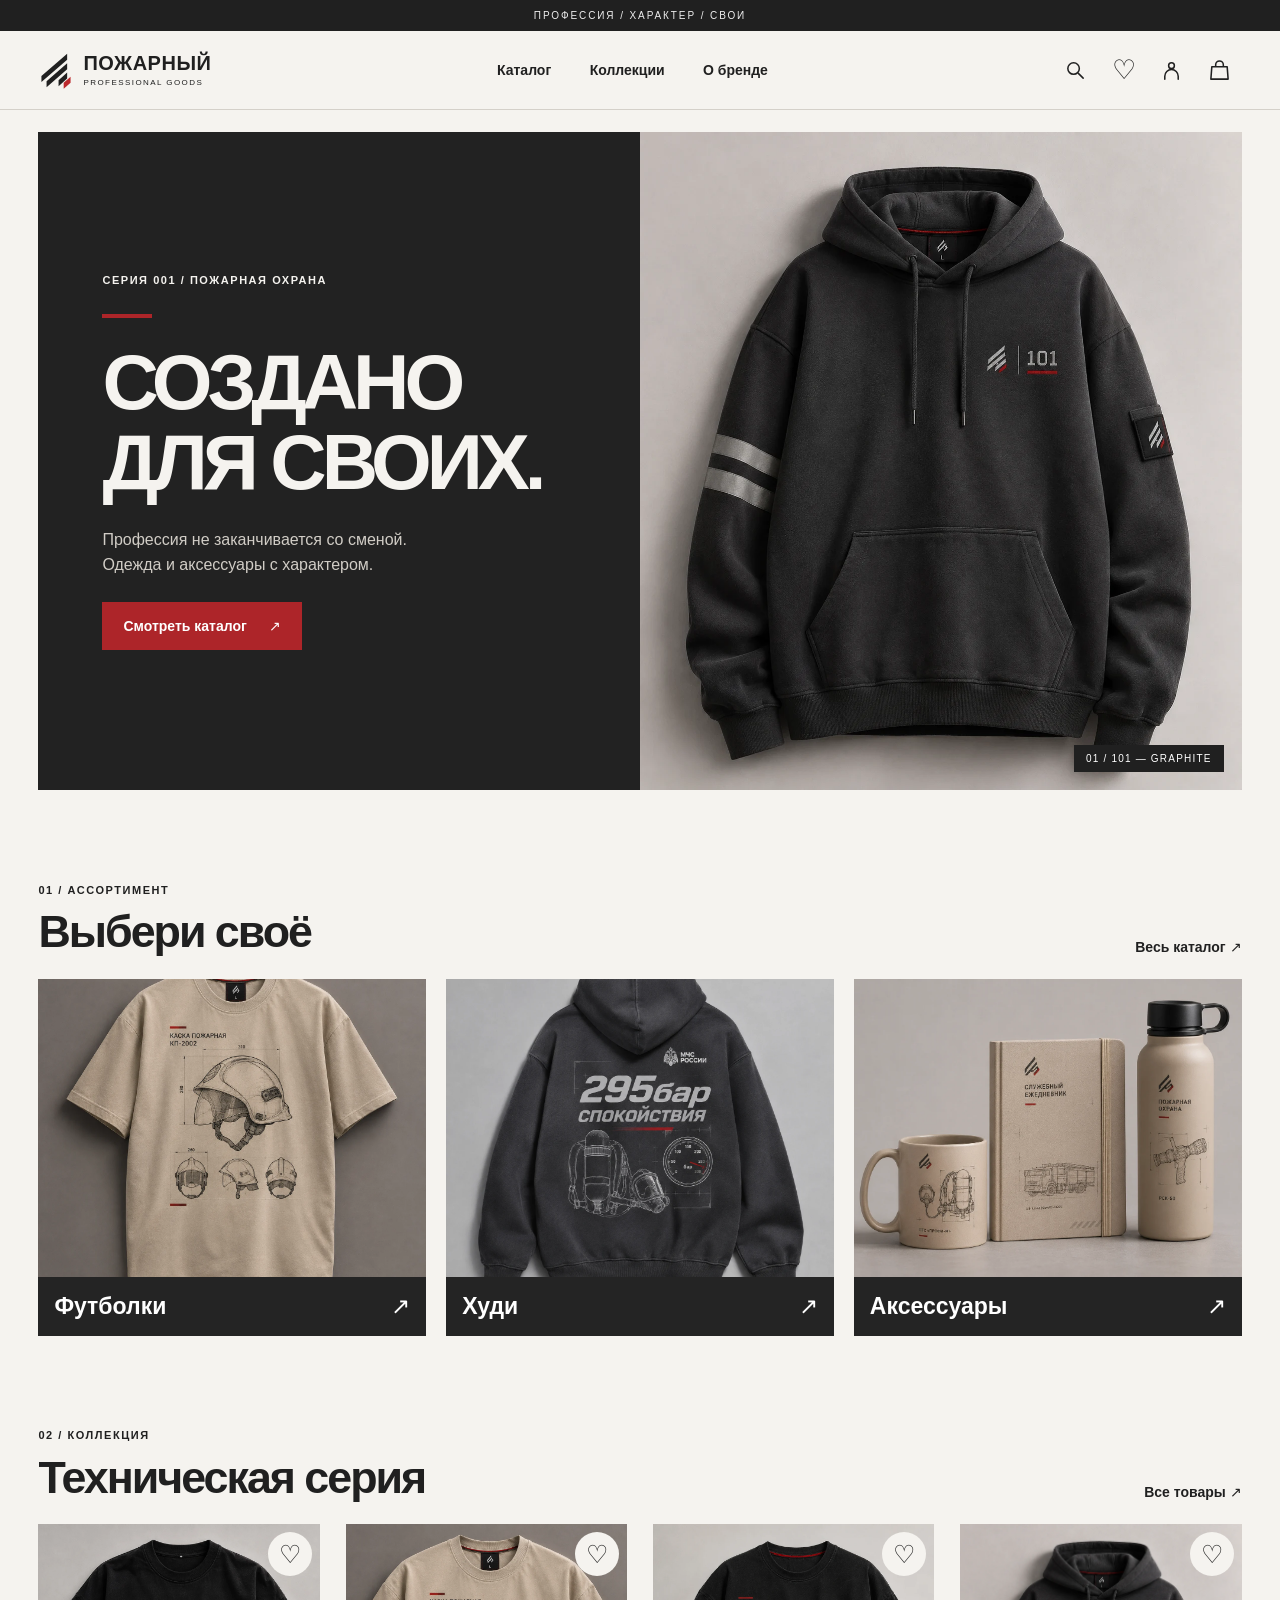
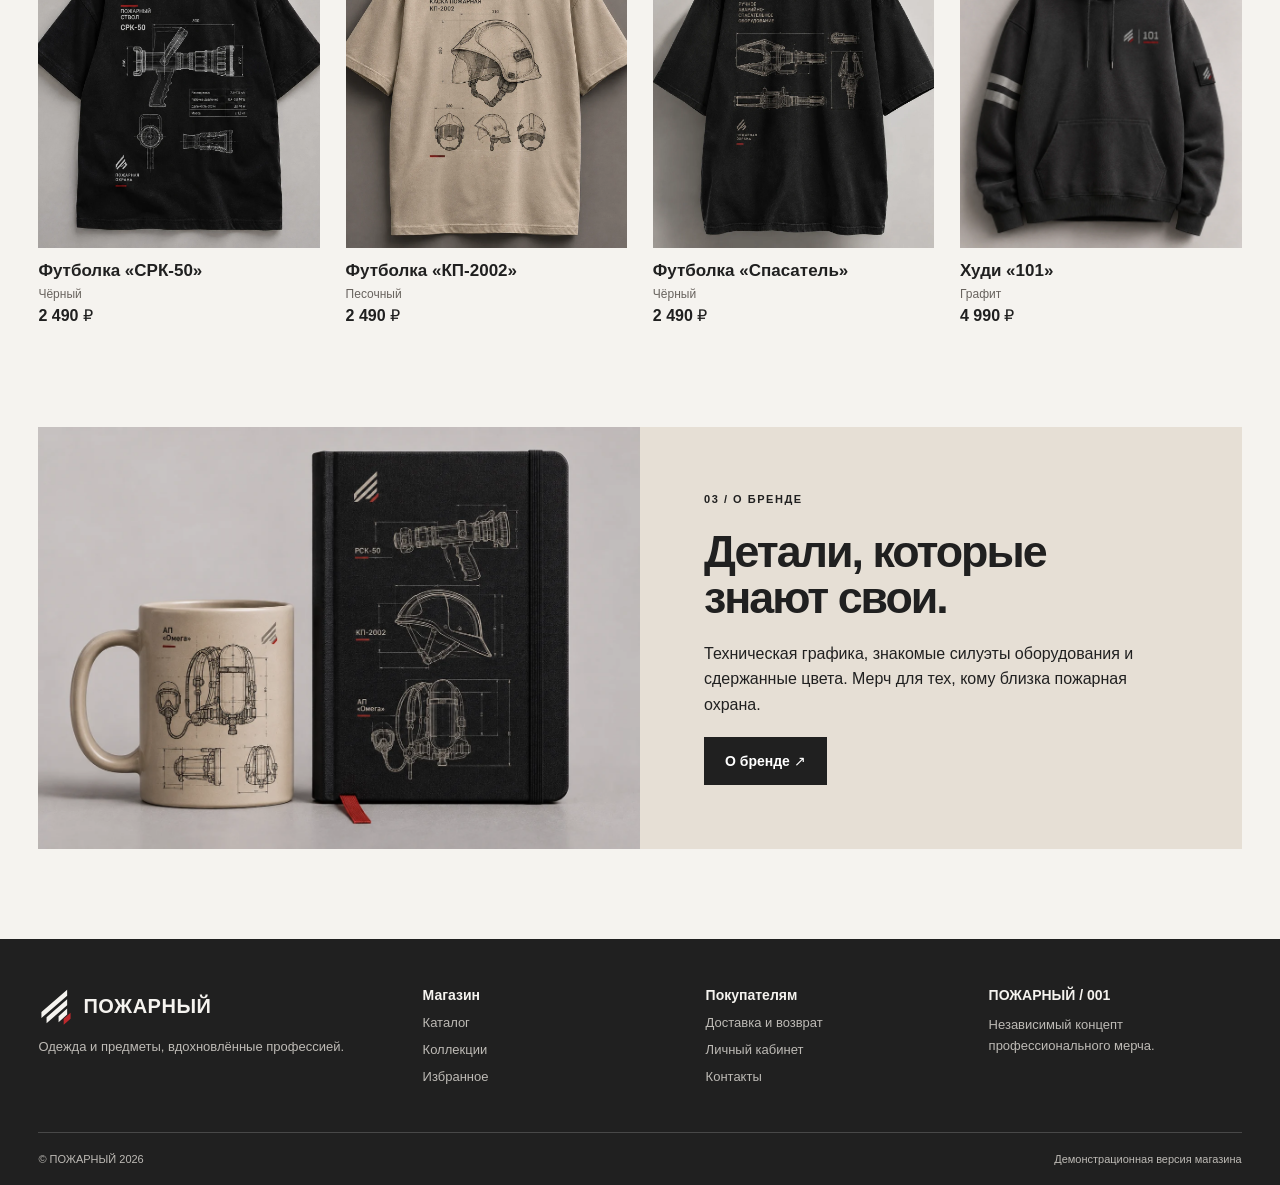
<file: index.html>
<!doctype html>
<html lang="ru">
    <head>
        <meta charset="utf-8">
        <meta name="viewport" content="width=device-width,initial-scale=1,viewport-fit=cover">
        <meta name="theme-color" content="#f5f3ef">
        <title>Главная — ПОЖАРНЫЙ</title>
        <link rel="stylesheet" href="css/base.css">
        <link rel="stylesheet" href="css/components.css">
        <link rel="stylesheet" href="css/pages.css">
    </head>
    <body data-page="index">
        <a class="skip" href="#main">К содержанию</a>
        <div class="topline">ПРОФЕССИЯ / ХАРАКТЕР / СВОИ

        </div>
        <header class="header">
            <div class="wrap nav">
                <button class="icon menu-toggle" aria-label="Меню" aria-expanded="false" data-menu>☰

                </button>
                <a class="brand" href="index.html">
                    <svg viewBox="0 0 42 42" aria-hidden="true">
                        <path fill="currentColor" d="M4 28L34 2V9L4 35Z M10 34L34 13V20L10 41Z M24 33L34 24V31L24 40Z"/>
                        <path fill="#bc292d" d="M30 36L38 29V36L30 43Z"/></svg>
                        <span>ПОЖАРНЫЙ<small>PROFESSIONAL GOODS</small></span></a>
                        <nav id="nav" aria-label="Основное меню">
                            <a href="catalog.html">Каталог</a>
                            <a href="collections.html">Коллекции</a>
                            <a href="about.html">О бренде</a>
                        </nav><div class="tools">
                            <a href="catalog.html?search=1" aria-label="Поиск" class="icon">
                                <svg viewBox="0 0 24 24"><circle cx="10" cy="10" r="6"/>
                                    <path d="m15 15 5 5"/>
                                </svg>
                            </a>
                            <a class="icon" href="favorites.html" aria-label="Избранное">♡<span data-fav-count></span>
                            </a><a class="icon account-icon" href="account.html" aria-label="Личный кабинет">
                                <svg viewBox="0 0 24 24">
                                    <circle cx="12" cy="7" r="3"/>
                                    <path d="M5 21v-3a7 7 0 0 1 14 0v3"/>
                                </svg>
                            </a>
                            <a class="icon" href="cart.html" aria-label="Корзина">
                                <svg viewBox="0 0 24 24">
                                    <path d="M4 8h16l1 13H3zM8 8V6a4 4 0 0 1 8 0v2"/>
                                </svg>
                                <span data-cart-count>

                                </span>
                            </a>
                        </div>
                    </div>
                </header>
                <main id="main">
                    <section class="hero wrap">
                        <div class="hero-copy">
                            <span class="eyebrow">СЕРИЯ 001 / ПОЖАРНАЯ ОХРАНА</span>
                            <div class="redline">

                            </div>
                            <h1>СОЗДАНО<br>ДЛЯ СВОИХ.</h1>
                            <p>Профессия не заканчивается со сменой. Одежда и аксессуары с характером.

                            </p>
                            <a class="btn red" href="catalog.html">Смотреть каталог 
                                <span>↗</span>
                            </a>
                        </div>
                        <div class="hero-photo"><img src="assets/images/hoodie.webp" alt="Графитовое худи 101">
                            <span class="photo-label">01 / 101 — GRAPHITE

                            </span>
                        </div>
                    </section>
                    <section class="wrap section">
                        <div class="section-head">
                            <div>
                                <span class="eyebrow">01 / АССОРТИМЕНТ</span>
                                <h2>Выбери своё</h2>
                            </div>
                            <a class="text-link" href="catalog.html">Весь каталог ↗</a>
                        </div>
                        <div class="category-grid">
                            <a class="category" href="catalog.html?category=shirts">
                                <img src="assets/images/helmet.webp" alt="Футболки">
                                <span>Футболки 
                                    <b>↗</b>
                                </span>
                            </a>
                            <a class="category" href="catalog.html?category=hoodies">
                                <img src="assets/images/bar.webp" alt="Худи">
                                <span>Худи 
                                    <b>↗</b>
                                </span>
                            </a>
                            <a class="category" href="catalog.html?category=accessories">
                                <img src="assets/images/set.webp" alt="Аксессуары">
                                <span>Аксессуары 
                                    <b>↗</b>
                                </span>
                            </a>
                        </div>
                    </section>
                    <section class="wrap section">
                        <div class="section-head">
                            <div>
                                <span class="eyebrow">02 / КОЛЛЕКЦИЯ</span>
                                <h2>Техническая серия</h2>
                            </div>
                            <a class="text-link" href="catalog.html">Все товары ↗</a>
                        </div><div class="product-grid" id="featured">

                        </div>
                    </section>
                    <section class="wrap section editorial">
                        <img src="assets/images/mug.webp" alt="Кружка и блокнот с техническими принтами" loading="lazy">
                        <div>
                            <span class="eyebrow">03 / О БРЕНДЕ

                            </span>
                            <h2>Детали, которые знают свои.

                            </h2>
                            <p>Техническая графика, знакомые силуэты оборудования и сдержанные цвета. Мерч для тех, кому близка пожарная охрана.

                            </p>
                            <a class="btn" href="about.html">О бренде ↗

                            </a>
                        </div>
                    </section>
                </main>
                <footer>
                    <div class="wrap footer-grid">
                        <div><a class="brand" href="index.html">
                            <svg viewBox="0 0 42 42" aria-hidden="true">
                                <path fill="currentColor" d="M4 28L34 2V9L4 35Z M10 34L34 13V20L10 41Z M24 33L34 24V31L24 40Z"/>
                                <path fill="#bc292d" d="M30 36L38 29V36L30 43Z"/>
                            </svg>
                            <span>ПОЖАРНЫЙ</span>
                        </a>
                        <p>Одежда и предметы, вдохновлённые профессией.

                        </p>
                    </div>
                    <div>
                        <h3>Магазин</h3>
                        <a href="catalog.html">Каталог</a>
                        <a href="collections.html">Коллекции</a>
                        <a href="favorites.html">Избранное</a>
                    </div><div><h3>Покупателям</h3>
                        <a href="delivery.html">Доставка и возврат</a>
                        <a href="account.html">Личный кабинет</a>
                        <a href="contacts.html">Контакты</a>
                    </div>
                    <div>
                        <h3>ПОЖАРНЫЙ / 001</h3>
                        <p>Независимый концепт профессионального мерча.</p>
                    </div>
                </div>
                <div class="wrap footer-bottom">© ПОЖАРНЫЙ 2026 <span>Демонстрационная версия магазина</span>
                </div>
            </footer>
            <div id="toast" role="status" aria-live="polite">

            </div>
            <script src="js/products.js" defer></script>
            <script src="js/main.js" defer></script>
        </body></html>
</file>
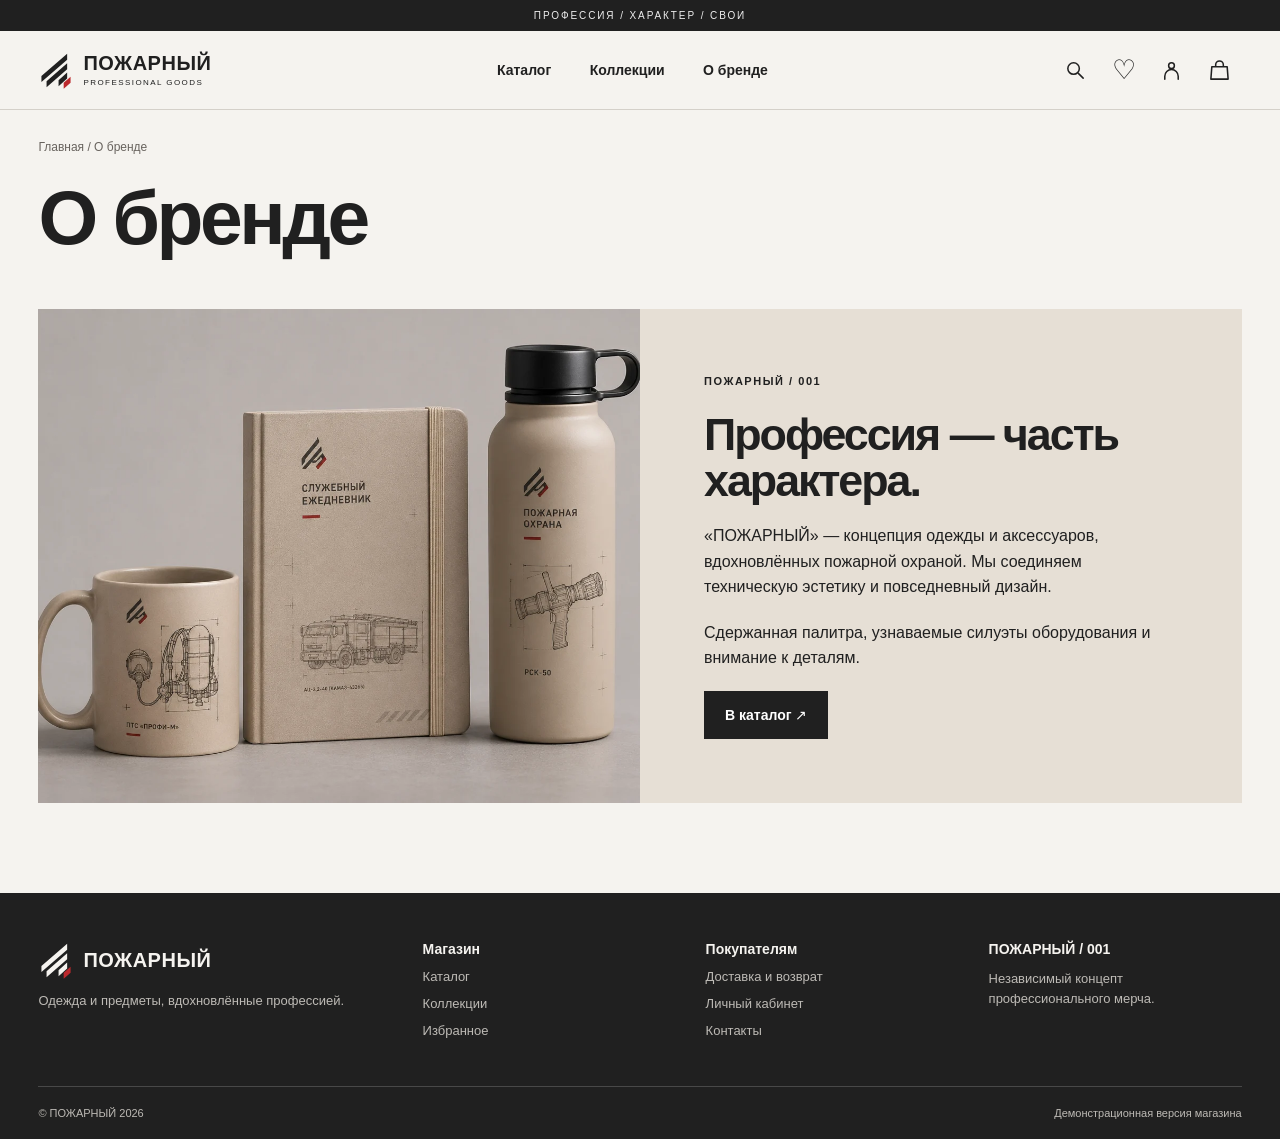
<file: about.html>
<!doctype html><html lang="ru"><head><meta charset="utf-8"><meta name="viewport" content="width=device-width,initial-scale=1,viewport-fit=cover"><meta name="theme-color" content="#f5f3ef"><title>О бренде — ПОЖАРНЫЙ</title><link rel="stylesheet" href="css/base.css"><link rel="stylesheet" href="css/components.css"><link rel="stylesheet" href="css/pages.css"></head><body data-page="about"><a class="skip" href="#main">К содержанию</a><div class="topline">ПРОФЕССИЯ / ХАРАКТЕР / СВОИ</div><header class="header"><div class="wrap nav"><button class="icon menu-toggle" aria-label="Меню" aria-expanded="false" data-menu>☰</button><a class="brand" href="index.html"><svg viewBox="0 0 42 42" aria-hidden="true"><path fill="currentColor" d="M4 28L34 2V9L4 35Z M10 34L34 13V20L10 41Z M24 33L34 24V31L24 40Z"/><path fill="#bc292d" d="M30 36L38 29V36L30 43Z"/></svg><span>ПОЖАРНЫЙ<small>PROFESSIONAL GOODS</small></span></a><nav id="nav" aria-label="Основное меню"><a href="catalog.html">Каталог</a><a href="collections.html">Коллекции</a><a href="about.html">О бренде</a></nav><div class="tools"><a href="catalog.html?search=1" aria-label="Поиск" class="icon"><svg viewBox="0 0 24 24"><circle cx="10" cy="10" r="6"/><path d="m15 15 5 5"/></svg></a><a class="icon" href="favorites.html" aria-label="Избранное">♡<span data-fav-count></span></a><a class="icon account-icon" href="account.html" aria-label="Личный кабинет"><svg viewBox="0 0 24 24"><circle cx="12" cy="7" r="3"/><path d="M5 21v-3a7 7 0 0 1 14 0v3"/></svg></a><a class="icon" href="cart.html" aria-label="Корзина"><svg viewBox="0 0 24 24"><path d="M4 8h16l1 13H3zM8 8V6a4 4 0 0 1 8 0v2"/></svg><span data-cart-count></span></a></div></div></header><main id="main"><section class="wrap page-heading"><div class="crumb"><a href="index.html">Главная</a> / О бренде</div><h1>О бренде</h1><p></p></section><section class="wrap section compact editorial"><img src="assets/images/set.webp" alt="Коллекция аксессуаров"><div><span class="eyebrow">ПОЖАРНЫЙ / 001</span><h2>Профессия — часть характера.</h2><p>«ПОЖАРНЫЙ» — концепция одежды и аксессуаров, вдохновлённых пожарной охраной. Мы соединяем техническую эстетику и повседневный дизайн.</p><p>Сдержанная палитра, узнаваемые силуэты оборудования и внимание к деталям.</p><a class="btn" href="catalog.html">В каталог ↗</a></div></section></main><footer><div class="wrap footer-grid"><div><a class="brand" href="index.html"><svg viewBox="0 0 42 42" aria-hidden="true"><path fill="currentColor" d="M4 28L34 2V9L4 35Z M10 34L34 13V20L10 41Z M24 33L34 24V31L24 40Z"/><path fill="#bc292d" d="M30 36L38 29V36L30 43Z"/></svg><span>ПОЖАРНЫЙ</span></a><p>Одежда и предметы, вдохновлённые профессией.</p></div><div><h3>Магазин</h3><a href="catalog.html">Каталог</a><a href="collections.html">Коллекции</a><a href="favorites.html">Избранное</a></div><div><h3>Покупателям</h3><a href="delivery.html">Доставка и возврат</a><a href="account.html">Личный кабинет</a><a href="contacts.html">Контакты</a></div><div><h3>ПОЖАРНЫЙ / 001</h3><p>Независимый концепт профессионального мерча.</p></div></div><div class="wrap footer-bottom">© ПОЖАРНЫЙ 2026 <span>Демонстрационная версия магазина</span></div></footer><div id="toast" role="status" aria-live="polite"></div><script src="js/products.js" defer></script><script src="js/main.js" defer></script></body></html>
</file>
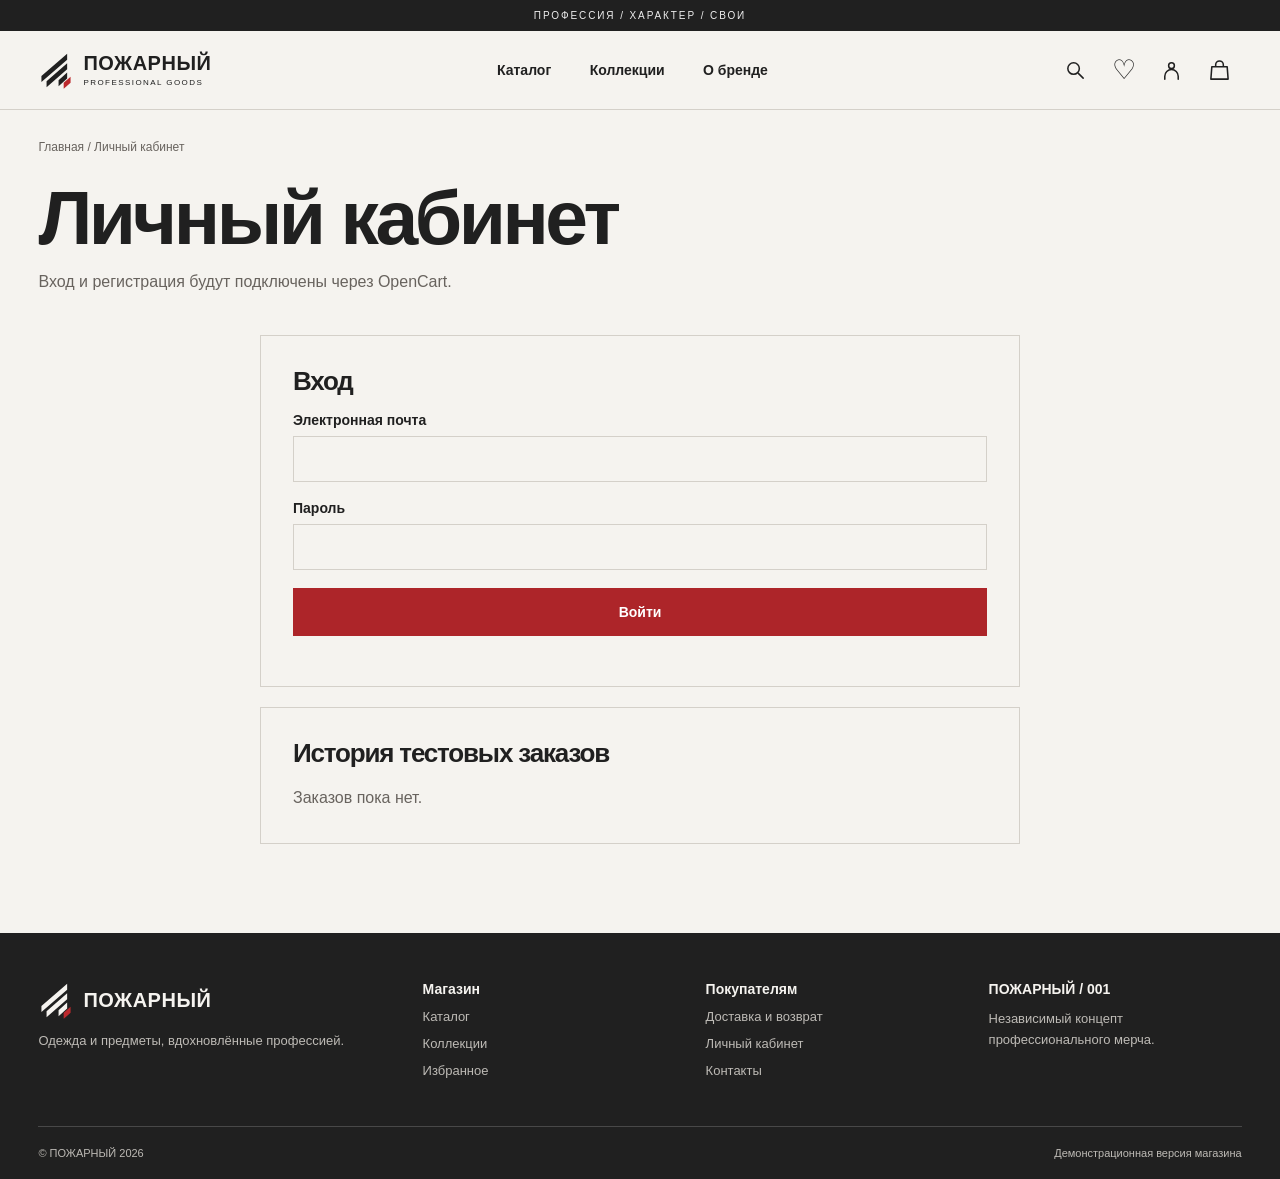
<file: account.html>
<!doctype html><html lang="ru"><head><meta charset="utf-8"><meta name="viewport" content="width=device-width,initial-scale=1,viewport-fit=cover"><meta name="theme-color" content="#f5f3ef"><title>Личный кабинет — ПОЖАРНЫЙ</title><link rel="stylesheet" href="css/base.css"><link rel="stylesheet" href="css/components.css"><link rel="stylesheet" href="css/pages.css"></head><body data-page="account"><a class="skip" href="#main">К содержанию</a><div class="topline">ПРОФЕССИЯ / ХАРАКТЕР / СВОИ</div><header class="header"><div class="wrap nav"><button class="icon menu-toggle" aria-label="Меню" aria-expanded="false" data-menu>☰</button><a class="brand" href="index.html"><svg viewBox="0 0 42 42" aria-hidden="true"><path fill="currentColor" d="M4 28L34 2V9L4 35Z M10 34L34 13V20L10 41Z M24 33L34 24V31L24 40Z"/><path fill="#bc292d" d="M30 36L38 29V36L30 43Z"/></svg><span>ПОЖАРНЫЙ<small>PROFESSIONAL GOODS</small></span></a><nav id="nav" aria-label="Основное меню"><a href="catalog.html">Каталог</a><a href="collections.html">Коллекции</a><a href="about.html">О бренде</a></nav><div class="tools"><a href="catalog.html?search=1" aria-label="Поиск" class="icon"><svg viewBox="0 0 24 24"><circle cx="10" cy="10" r="6"/><path d="m15 15 5 5"/></svg></a><a class="icon" href="favorites.html" aria-label="Избранное">♡<span data-fav-count></span></a><a class="icon account-icon" href="account.html" aria-label="Личный кабинет"><svg viewBox="0 0 24 24"><circle cx="12" cy="7" r="3"/><path d="M5 21v-3a7 7 0 0 1 14 0v3"/></svg></a><a class="icon" href="cart.html" aria-label="Корзина"><svg viewBox="0 0 24 24"><path d="M4 8h16l1 13H3zM8 8V6a4 4 0 0 1 8 0v2"/></svg><span data-cart-count></span></a></div></div></header><main id="main"><section class="wrap page-heading"><div class="crumb"><a href="index.html">Главная</a> / Личный кабинет</div><h1>Личный кабинет</h1><p>Вход и регистрация будут подключены через OpenCart.</p></section><section class="wrap narrow section compact"><form class="panel" id="account-form"><h2>Вход</h2><label>Электронная почта<input type="email" required autocomplete="email"></label><label>Пароль<input type="password" required autocomplete="current-password"></label><button class="btn red">Войти</button><p role="status" id="account-message"></p></form><div class="panel"><h2>История тестовых заказов</h2><div id="orders"></div></div></section></main><footer><div class="wrap footer-grid"><div><a class="brand" href="index.html"><svg viewBox="0 0 42 42" aria-hidden="true"><path fill="currentColor" d="M4 28L34 2V9L4 35Z M10 34L34 13V20L10 41Z M24 33L34 24V31L24 40Z"/><path fill="#bc292d" d="M30 36L38 29V36L30 43Z"/></svg><span>ПОЖАРНЫЙ</span></a><p>Одежда и предметы, вдохновлённые профессией.</p></div><div><h3>Магазин</h3><a href="catalog.html">Каталог</a><a href="collections.html">Коллекции</a><a href="favorites.html">Избранное</a></div><div><h3>Покупателям</h3><a href="delivery.html">Доставка и возврат</a><a href="account.html">Личный кабинет</a><a href="contacts.html">Контакты</a></div><div><h3>ПОЖАРНЫЙ / 001</h3><p>Независимый концепт профессионального мерча.</p></div></div><div class="wrap footer-bottom">© ПОЖАРНЫЙ 2026 <span>Демонстрационная версия магазина</span></div></footer><div id="toast" role="status" aria-live="polite"></div><script src="js/products.js" defer></script><script src="js/main.js" defer></script></body></html>
</file>
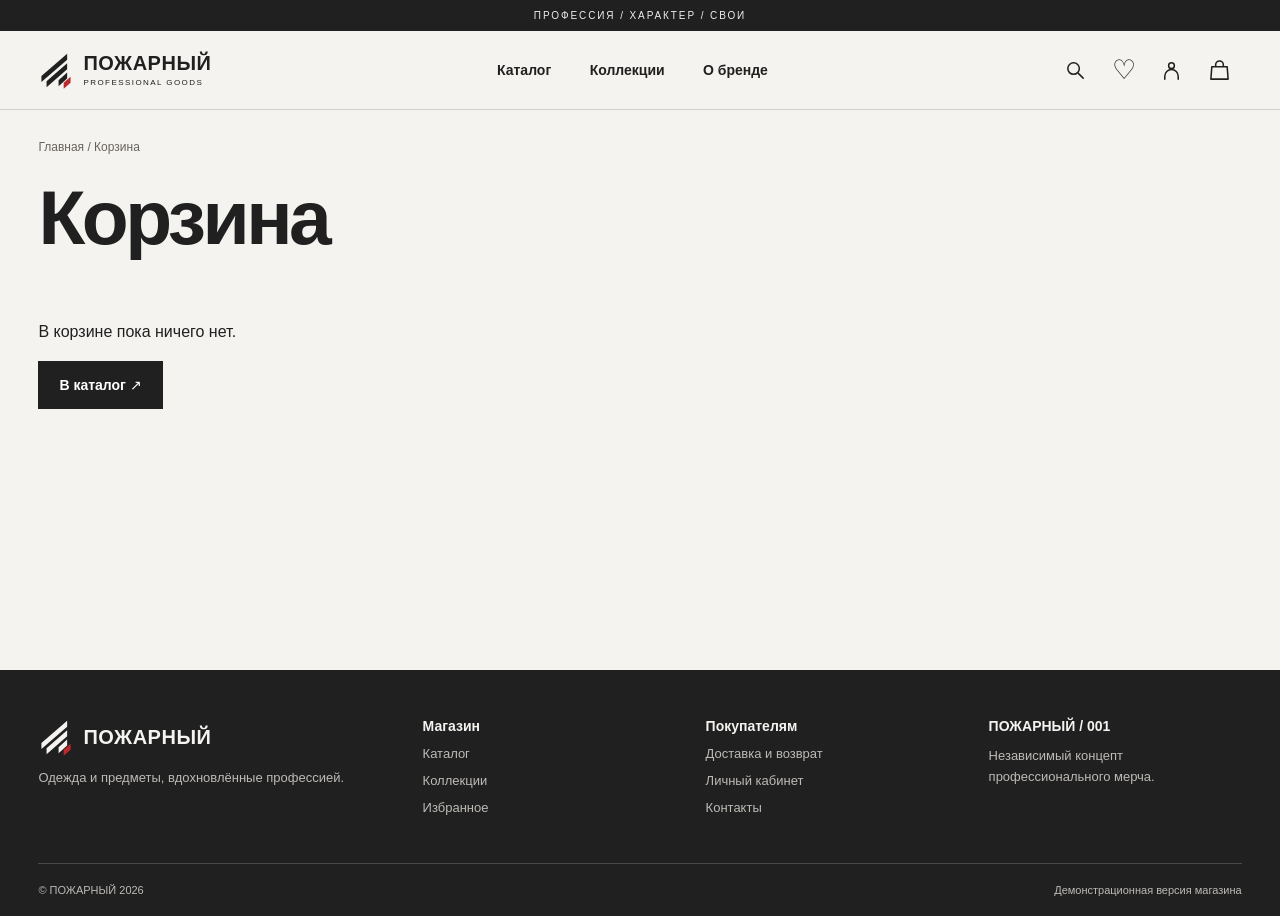
<file: cart.html>
<!doctype html><html lang="ru"><head><meta charset="utf-8"><meta name="viewport" content="width=device-width,initial-scale=1,viewport-fit=cover"><meta name="theme-color" content="#f5f3ef"><title>Корзина — ПОЖАРНЫЙ</title><link rel="stylesheet" href="css/base.css"><link rel="stylesheet" href="css/components.css"><link rel="stylesheet" href="css/pages.css"></head><body data-page="cart"><a class="skip" href="#main">К содержанию</a><div class="topline">ПРОФЕССИЯ / ХАРАКТЕР / СВОИ</div><header class="header"><div class="wrap nav"><button class="icon menu-toggle" aria-label="Меню" aria-expanded="false" data-menu>☰</button><a class="brand" href="index.html"><svg viewBox="0 0 42 42" aria-hidden="true"><path fill="currentColor" d="M4 28L34 2V9L4 35Z M10 34L34 13V20L10 41Z M24 33L34 24V31L24 40Z"/><path fill="#bc292d" d="M30 36L38 29V36L30 43Z"/></svg><span>ПОЖАРНЫЙ<small>PROFESSIONAL GOODS</small></span></a><nav id="nav" aria-label="Основное меню"><a href="catalog.html">Каталог</a><a href="collections.html">Коллекции</a><a href="about.html">О бренде</a></nav><div class="tools"><a href="catalog.html?search=1" aria-label="Поиск" class="icon"><svg viewBox="0 0 24 24"><circle cx="10" cy="10" r="6"/><path d="m15 15 5 5"/></svg></a><a class="icon" href="favorites.html" aria-label="Избранное">♡<span data-fav-count></span></a><a class="icon account-icon" href="account.html" aria-label="Личный кабинет"><svg viewBox="0 0 24 24"><circle cx="12" cy="7" r="3"/><path d="M5 21v-3a7 7 0 0 1 14 0v3"/></svg></a><a class="icon" href="cart.html" aria-label="Корзина"><svg viewBox="0 0 24 24"><path d="M4 8h16l1 13H3zM8 8V6a4 4 0 0 1 8 0v2"/></svg><span data-cart-count></span></a></div></div></header><main id="main"><section class="wrap page-heading"><div class="crumb"><a href="index.html">Главная</a> / Корзина</div><h1>Корзина</h1><p></p></section><section class="wrap cart-layout" id="cart"></section></main><footer><div class="wrap footer-grid"><div><a class="brand" href="index.html"><svg viewBox="0 0 42 42" aria-hidden="true"><path fill="currentColor" d="M4 28L34 2V9L4 35Z M10 34L34 13V20L10 41Z M24 33L34 24V31L24 40Z"/><path fill="#bc292d" d="M30 36L38 29V36L30 43Z"/></svg><span>ПОЖАРНЫЙ</span></a><p>Одежда и предметы, вдохновлённые профессией.</p></div><div><h3>Магазин</h3><a href="catalog.html">Каталог</a><a href="collections.html">Коллекции</a><a href="favorites.html">Избранное</a></div><div><h3>Покупателям</h3><a href="delivery.html">Доставка и возврат</a><a href="account.html">Личный кабинет</a><a href="contacts.html">Контакты</a></div><div><h3>ПОЖАРНЫЙ / 001</h3><p>Независимый концепт профессионального мерча.</p></div></div><div class="wrap footer-bottom">© ПОЖАРНЫЙ 2026 <span>Демонстрационная версия магазина</span></div></footer><div id="toast" role="status" aria-live="polite"></div><script src="js/products.js" defer></script><script src="js/main.js" defer></script></body></html>
</file>
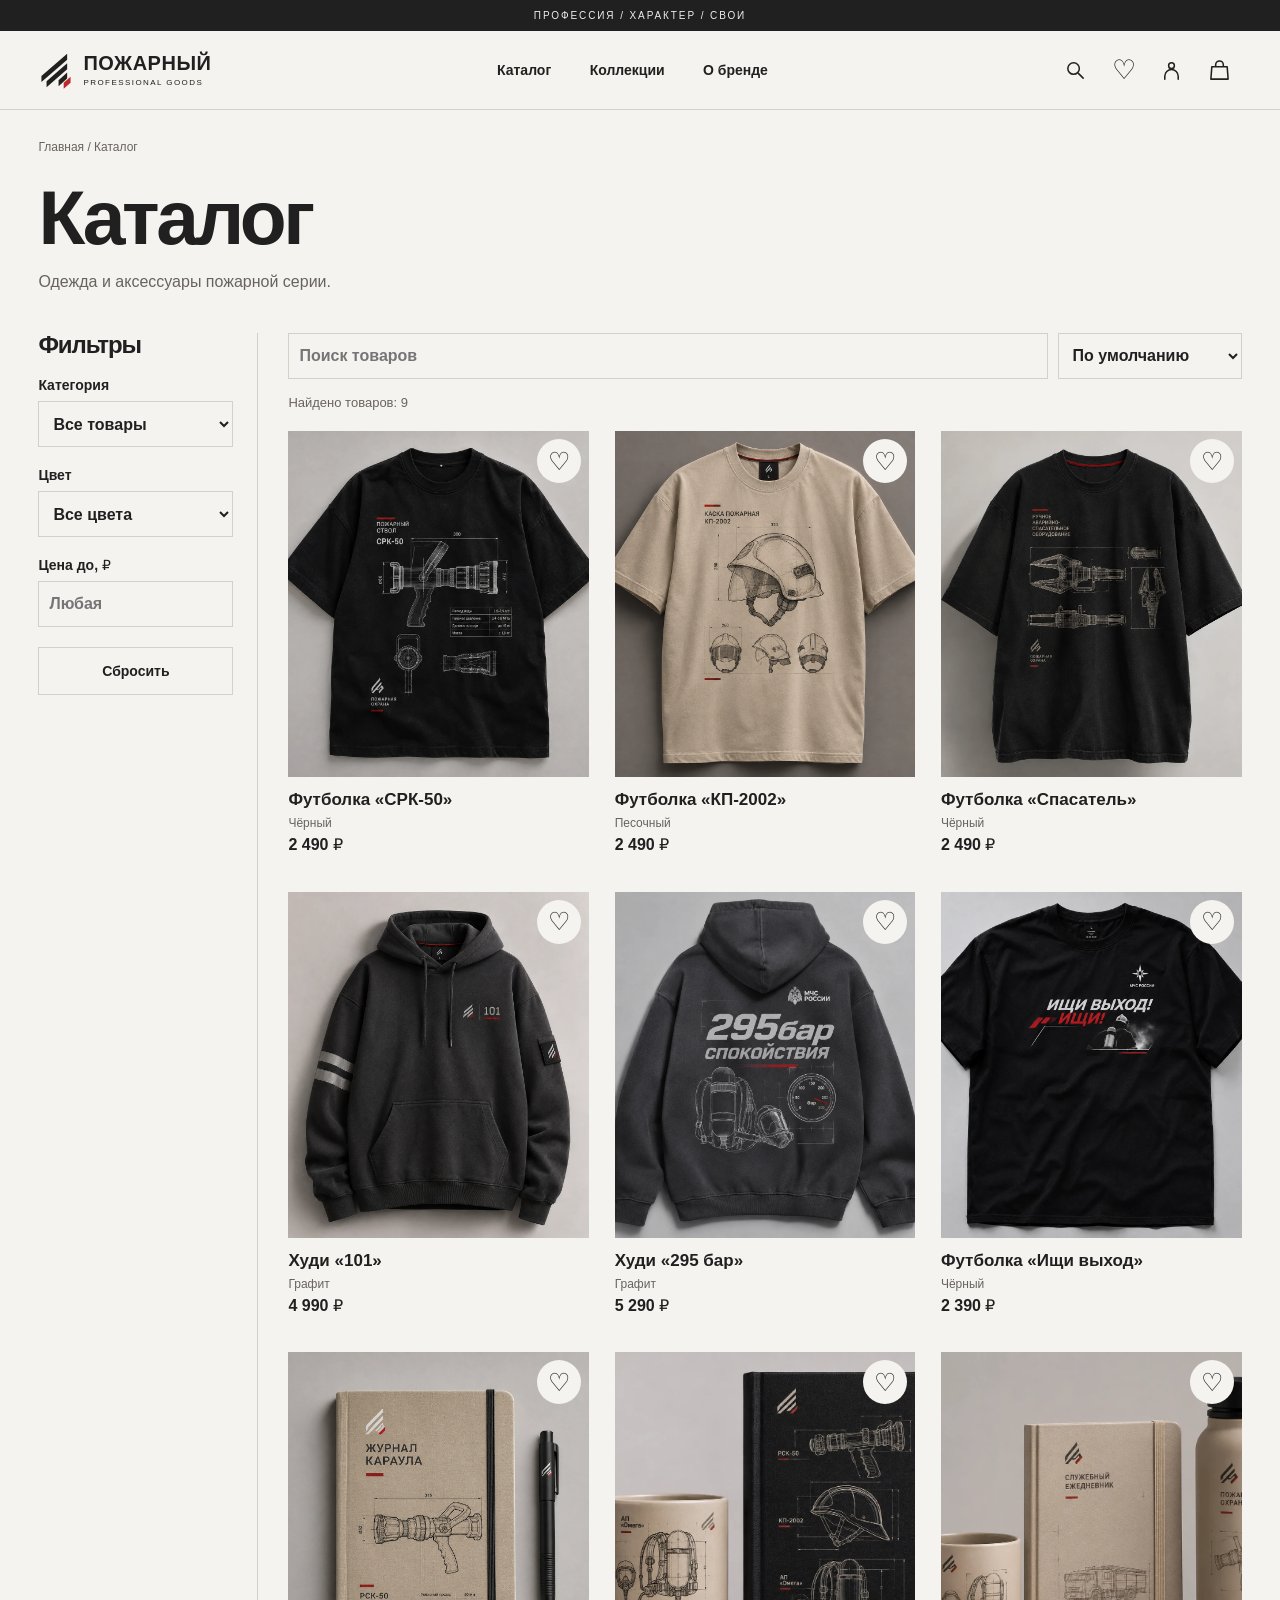
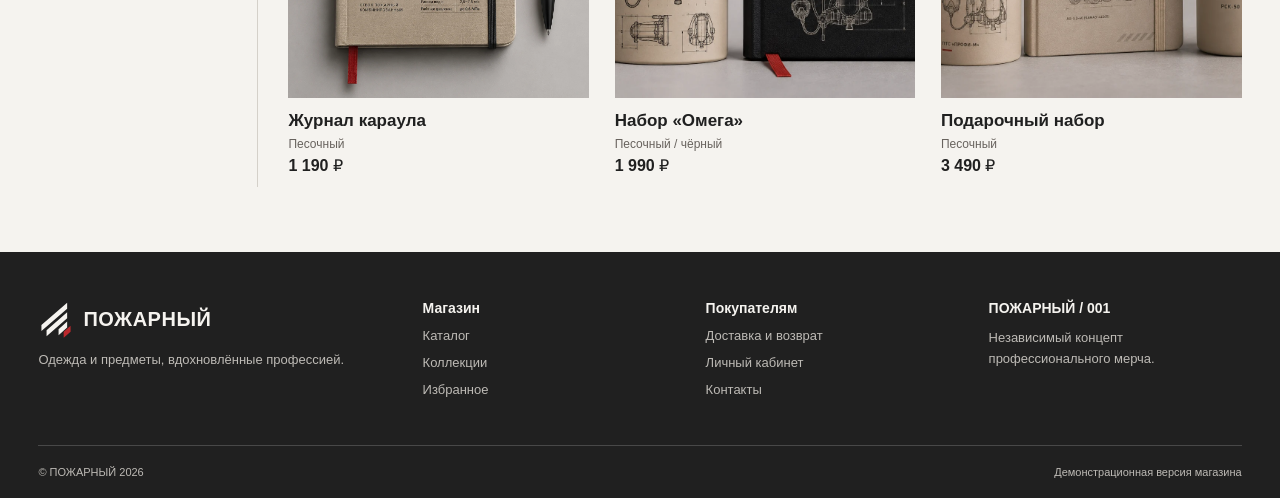
<file: catalog.html>
<!doctype html><html lang="ru"><head><meta charset="utf-8"><meta name="viewport" content="width=device-width,initial-scale=1,viewport-fit=cover"><meta name="theme-color" content="#f5f3ef"><title>Каталог — ПОЖАРНЫЙ</title><link rel="stylesheet" href="css/base.css"><link rel="stylesheet" href="css/components.css"><link rel="stylesheet" href="css/pages.css"></head><body data-page="catalog"><a class="skip" href="#main">К содержанию</a><div class="topline">ПРОФЕССИЯ / ХАРАКТЕР / СВОИ</div><header class="header"><div class="wrap nav"><button class="icon menu-toggle" aria-label="Меню" aria-expanded="false" data-menu>☰</button><a class="brand" href="index.html"><svg viewBox="0 0 42 42" aria-hidden="true"><path fill="currentColor" d="M4 28L34 2V9L4 35Z M10 34L34 13V20L10 41Z M24 33L34 24V31L24 40Z"/><path fill="#bc292d" d="M30 36L38 29V36L30 43Z"/></svg><span>ПОЖАРНЫЙ<small>PROFESSIONAL GOODS</small></span></a><nav id="nav" aria-label="Основное меню"><a href="catalog.html">Каталог</a><a href="collections.html">Коллекции</a><a href="about.html">О бренде</a></nav><div class="tools"><a href="catalog.html?search=1" aria-label="Поиск" class="icon"><svg viewBox="0 0 24 24"><circle cx="10" cy="10" r="6"/><path d="m15 15 5 5"/></svg></a><a class="icon" href="favorites.html" aria-label="Избранное">♡<span data-fav-count></span></a><a class="icon account-icon" href="account.html" aria-label="Личный кабинет"><svg viewBox="0 0 24 24"><circle cx="12" cy="7" r="3"/><path d="M5 21v-3a7 7 0 0 1 14 0v3"/></svg></a><a class="icon" href="cart.html" aria-label="Корзина"><svg viewBox="0 0 24 24"><path d="M4 8h16l1 13H3zM8 8V6a4 4 0 0 1 8 0v2"/></svg><span data-cart-count></span></a></div></div></header><main id="main"><section class="wrap page-heading"><div class="crumb"><a href="index.html">Главная</a> / Каталог</div><h1>Каталог</h1><p>Одежда и аксессуары пожарной серии.</p></section><section class="wrap catalog-layout"><aside class="filters" id="filters"><h2>Фильтры</h2><label>Категория<select id="category"><option value="all">Все товары</option><option value="shirts">Футболки</option><option value="hoodies">Худи</option><option value="accessories">Аксессуары</option></select></label><label>Цвет<select id="color"><option value="all">Все цвета</option><option>Чёрный</option><option>Графит</option><option>Песочный</option></select></label><label>Цена до, ₽<input id="maxprice" type="number" min="0" placeholder="Любая"></label><button class="btn outline" id="reset">Сбросить</button></aside><div class="catalog-main"><div class="catalog-toolbar"><button class="btn outline filter-toggle" data-filter aria-expanded="false">Фильтры</button><label class="search-label"><span class="sr-only">Поиск</span><input type="search" id="search" placeholder="Поиск товаров"></label><label><span class="sr-only">Сортировка</span><select id="sort"><option value="default">По умолчанию</option><option value="asc">Сначала дешевле</option><option value="desc">Сначала дороже</option><option value="name">По названию</option></select></label></div><p id="result-count" class="muted" aria-live="polite"></p><div class="product-grid" id="catalog"></div></div></section></main><footer><div class="wrap footer-grid"><div><a class="brand" href="index.html"><svg viewBox="0 0 42 42" aria-hidden="true"><path fill="currentColor" d="M4 28L34 2V9L4 35Z M10 34L34 13V20L10 41Z M24 33L34 24V31L24 40Z"/><path fill="#bc292d" d="M30 36L38 29V36L30 43Z"/></svg><span>ПОЖАРНЫЙ</span></a><p>Одежда и предметы, вдохновлённые профессией.</p></div><div><h3>Магазин</h3><a href="catalog.html">Каталог</a><a href="collections.html">Коллекции</a><a href="favorites.html">Избранное</a></div><div><h3>Покупателям</h3><a href="delivery.html">Доставка и возврат</a><a href="account.html">Личный кабинет</a><a href="contacts.html">Контакты</a></div><div><h3>ПОЖАРНЫЙ / 001</h3><p>Независимый концепт профессионального мерча.</p></div></div><div class="wrap footer-bottom">© ПОЖАРНЫЙ 2026 <span>Демонстрационная версия магазина</span></div></footer><div id="toast" role="status" aria-live="polite"></div><script src="js/products.js" defer></script><script src="js/main.js" defer></script></body></html>
</file>
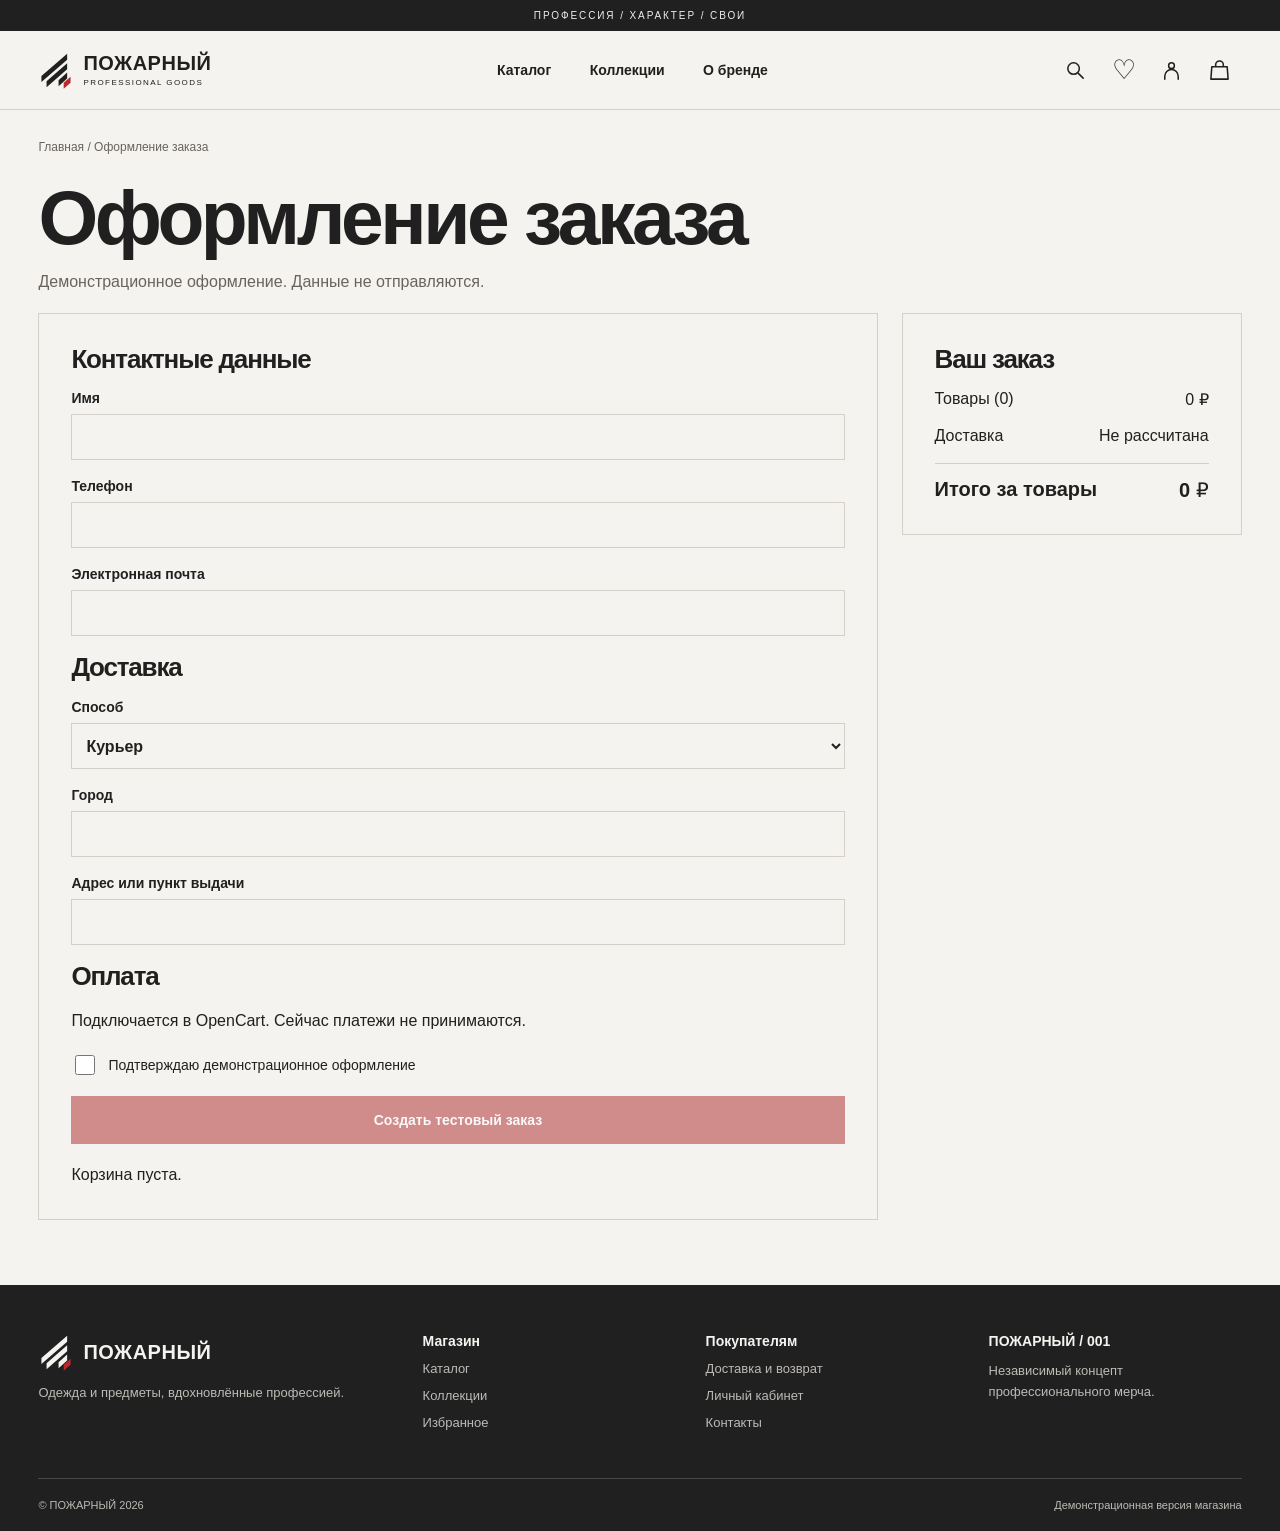
<file: checkout.html>
<!doctype html><html lang="ru"><head><meta charset="utf-8"><meta name="viewport" content="width=device-width,initial-scale=1,viewport-fit=cover"><meta name="theme-color" content="#f5f3ef"><title>Оформление заказа — ПОЖАРНЫЙ</title><link rel="stylesheet" href="css/base.css"><link rel="stylesheet" href="css/components.css"><link rel="stylesheet" href="css/pages.css"></head><body data-page="checkout"><a class="skip" href="#main">К содержанию</a><div class="topline">ПРОФЕССИЯ / ХАРАКТЕР / СВОИ</div><header class="header"><div class="wrap nav"><button class="icon menu-toggle" aria-label="Меню" aria-expanded="false" data-menu>☰</button><a class="brand" href="index.html"><svg viewBox="0 0 42 42" aria-hidden="true"><path fill="currentColor" d="M4 28L34 2V9L4 35Z M10 34L34 13V20L10 41Z M24 33L34 24V31L24 40Z"/><path fill="#bc292d" d="M30 36L38 29V36L30 43Z"/></svg><span>ПОЖАРНЫЙ<small>PROFESSIONAL GOODS</small></span></a><nav id="nav" aria-label="Основное меню"><a href="catalog.html">Каталог</a><a href="collections.html">Коллекции</a><a href="about.html">О бренде</a></nav><div class="tools"><a href="catalog.html?search=1" aria-label="Поиск" class="icon"><svg viewBox="0 0 24 24"><circle cx="10" cy="10" r="6"/><path d="m15 15 5 5"/></svg></a><a class="icon" href="favorites.html" aria-label="Избранное">♡<span data-fav-count></span></a><a class="icon account-icon" href="account.html" aria-label="Личный кабинет"><svg viewBox="0 0 24 24"><circle cx="12" cy="7" r="3"/><path d="M5 21v-3a7 7 0 0 1 14 0v3"/></svg></a><a class="icon" href="cart.html" aria-label="Корзина"><svg viewBox="0 0 24 24"><path d="M4 8h16l1 13H3zM8 8V6a4 4 0 0 1 8 0v2"/></svg><span data-cart-count></span></a></div></div></header><main id="main"><section class="wrap page-heading"><div class="crumb"><a href="index.html">Главная</a> / Оформление заказа</div><h1>Оформление заказа</h1><p>Демонстрационное оформление. Данные не отправляются.</p></section><section class="wrap cart-layout"><form id="checkout-form" class="panel"><h2>Контактные данные</h2><label>Имя<input required autocomplete="given-name" name="name"></label><label>Телефон<input required type="tel" autocomplete="tel" name="phone"></label><label>Электронная почта<input required type="email" autocomplete="email" name="email"></label><h2>Доставка</h2><label>Способ<select name="delivery"><option>Курьер</option><option>Пункт выдачи</option></select></label><label>Город<input required autocomplete="address-level2"></label><label>Адрес или пункт выдачи<input required autocomplete="street-address"></label><h2>Оплата</h2><p>Подключается в OpenCart. Сейчас платежи не принимаются.</p><label class="check"><input type="checkbox" required> Подтверждаю демонстрационное оформление</label><button class="btn red" type="submit">Создать тестовый заказ</button><p id="checkout-message" role="status"></p></form><aside class="panel" id="checkout-summary"></aside></section></main><footer><div class="wrap footer-grid"><div><a class="brand" href="index.html"><svg viewBox="0 0 42 42" aria-hidden="true"><path fill="currentColor" d="M4 28L34 2V9L4 35Z M10 34L34 13V20L10 41Z M24 33L34 24V31L24 40Z"/><path fill="#bc292d" d="M30 36L38 29V36L30 43Z"/></svg><span>ПОЖАРНЫЙ</span></a><p>Одежда и предметы, вдохновлённые профессией.</p></div><div><h3>Магазин</h3><a href="catalog.html">Каталог</a><a href="collections.html">Коллекции</a><a href="favorites.html">Избранное</a></div><div><h3>Покупателям</h3><a href="delivery.html">Доставка и возврат</a><a href="account.html">Личный кабинет</a><a href="contacts.html">Контакты</a></div><div><h3>ПОЖАРНЫЙ / 001</h3><p>Независимый концепт профессионального мерча.</p></div></div><div class="wrap footer-bottom">© ПОЖАРНЫЙ 2026 <span>Демонстрационная версия магазина</span></div></footer><div id="toast" role="status" aria-live="polite"></div><script src="js/products.js" defer></script><script src="js/main.js" defer></script></body></html>
</file>
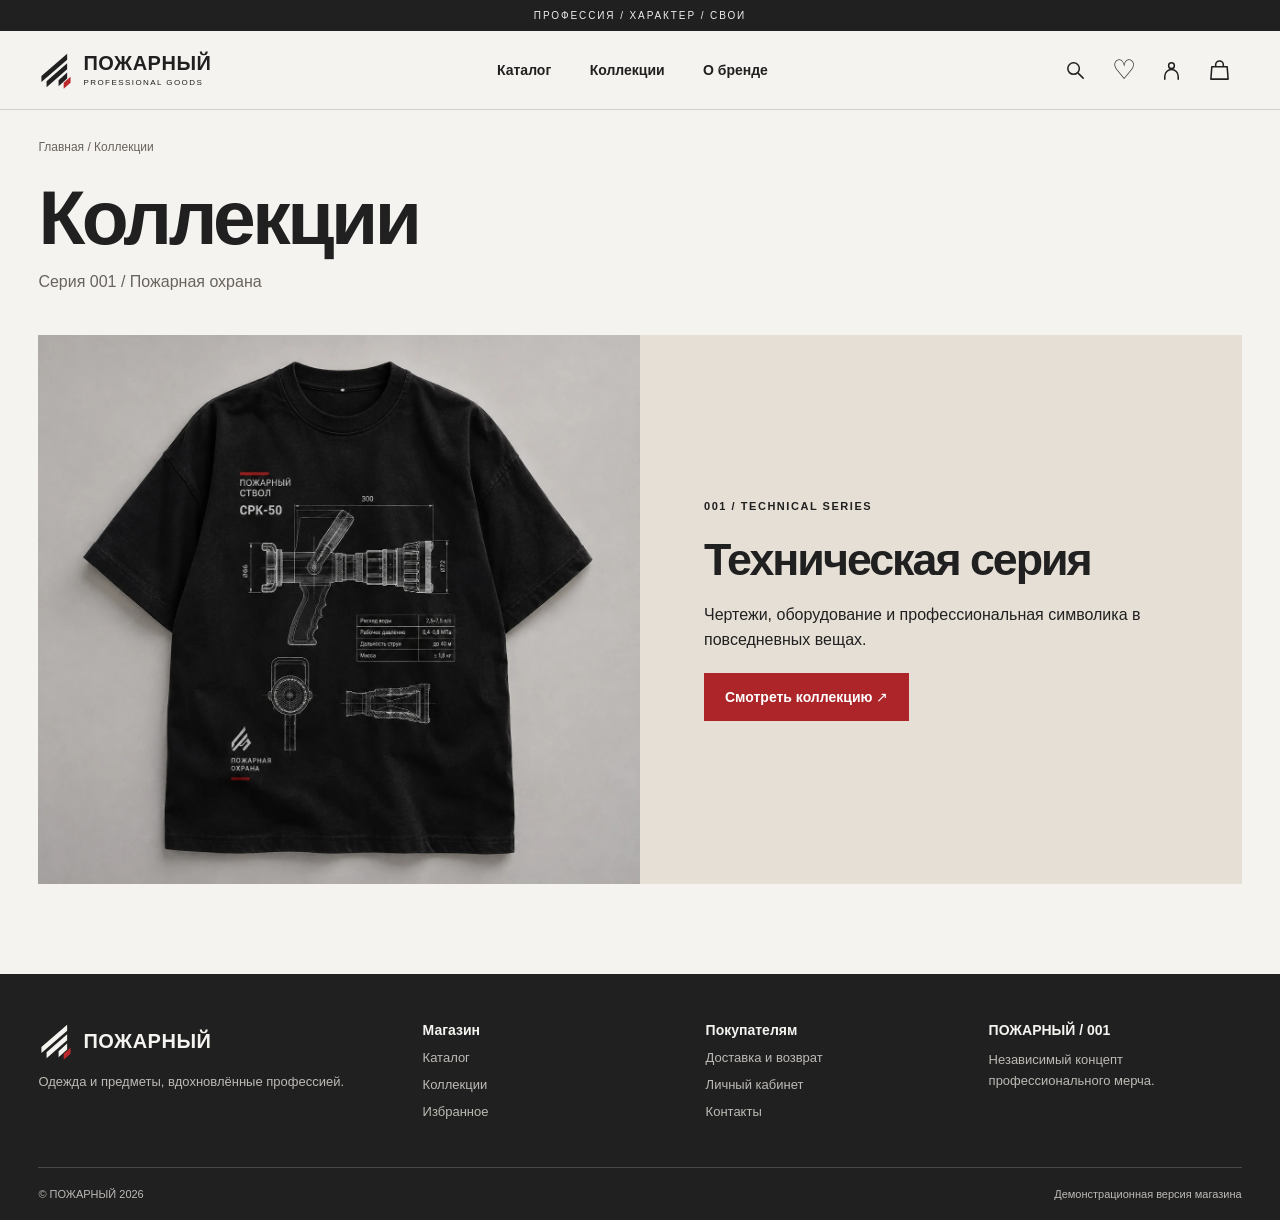
<file: collections.html>
<!doctype html><html lang="ru"><head><meta charset="utf-8"><meta name="viewport" content="width=device-width,initial-scale=1,viewport-fit=cover"><meta name="theme-color" content="#f5f3ef"><title>Коллекции — ПОЖАРНЫЙ</title><link rel="stylesheet" href="css/base.css"><link rel="stylesheet" href="css/components.css"><link rel="stylesheet" href="css/pages.css"></head><body data-page="collections"><a class="skip" href="#main">К содержанию</a><div class="topline">ПРОФЕССИЯ / ХАРАКТЕР / СВОИ</div><header class="header"><div class="wrap nav"><button class="icon menu-toggle" aria-label="Меню" aria-expanded="false" data-menu>☰</button><a class="brand" href="index.html"><svg viewBox="0 0 42 42" aria-hidden="true"><path fill="currentColor" d="M4 28L34 2V9L4 35Z M10 34L34 13V20L10 41Z M24 33L34 24V31L24 40Z"/><path fill="#bc292d" d="M30 36L38 29V36L30 43Z"/></svg><span>ПОЖАРНЫЙ<small>PROFESSIONAL GOODS</small></span></a><nav id="nav" aria-label="Основное меню"><a href="catalog.html">Каталог</a><a href="collections.html">Коллекции</a><a href="about.html">О бренде</a></nav><div class="tools"><a href="catalog.html?search=1" aria-label="Поиск" class="icon"><svg viewBox="0 0 24 24"><circle cx="10" cy="10" r="6"/><path d="m15 15 5 5"/></svg></a><a class="icon" href="favorites.html" aria-label="Избранное">♡<span data-fav-count></span></a><a class="icon account-icon" href="account.html" aria-label="Личный кабинет"><svg viewBox="0 0 24 24"><circle cx="12" cy="7" r="3"/><path d="M5 21v-3a7 7 0 0 1 14 0v3"/></svg></a><a class="icon" href="cart.html" aria-label="Корзина"><svg viewBox="0 0 24 24"><path d="M4 8h16l1 13H3zM8 8V6a4 4 0 0 1 8 0v2"/></svg><span data-cart-count></span></a></div></div></header><main id="main"><section class="wrap page-heading"><div class="crumb"><a href="index.html">Главная</a> / Коллекции</div><h1>Коллекции</h1><p>Серия 001 / Пожарная охрана</p></section><section class="wrap section compact editorial"><img src="assets/images/nozzle.webp" alt="Технический принт"><div><span class="eyebrow">001 / TECHNICAL SERIES</span><h2>Техническая серия</h2><p>Чертежи, оборудование и профессиональная символика в повседневных вещах.</p><a class="btn red" href="catalog.html">Смотреть коллекцию ↗</a></div></section></main><footer><div class="wrap footer-grid"><div><a class="brand" href="index.html"><svg viewBox="0 0 42 42" aria-hidden="true"><path fill="currentColor" d="M4 28L34 2V9L4 35Z M10 34L34 13V20L10 41Z M24 33L34 24V31L24 40Z"/><path fill="#bc292d" d="M30 36L38 29V36L30 43Z"/></svg><span>ПОЖАРНЫЙ</span></a><p>Одежда и предметы, вдохновлённые профессией.</p></div><div><h3>Магазин</h3><a href="catalog.html">Каталог</a><a href="collections.html">Коллекции</a><a href="favorites.html">Избранное</a></div><div><h3>Покупателям</h3><a href="delivery.html">Доставка и возврат</a><a href="account.html">Личный кабинет</a><a href="contacts.html">Контакты</a></div><div><h3>ПОЖАРНЫЙ / 001</h3><p>Независимый концепт профессионального мерча.</p></div></div><div class="wrap footer-bottom">© ПОЖАРНЫЙ 2026 <span>Демонстрационная версия магазина</span></div></footer><div id="toast" role="status" aria-live="polite"></div><script src="js/products.js" defer></script><script src="js/main.js" defer></script></body></html>
</file>
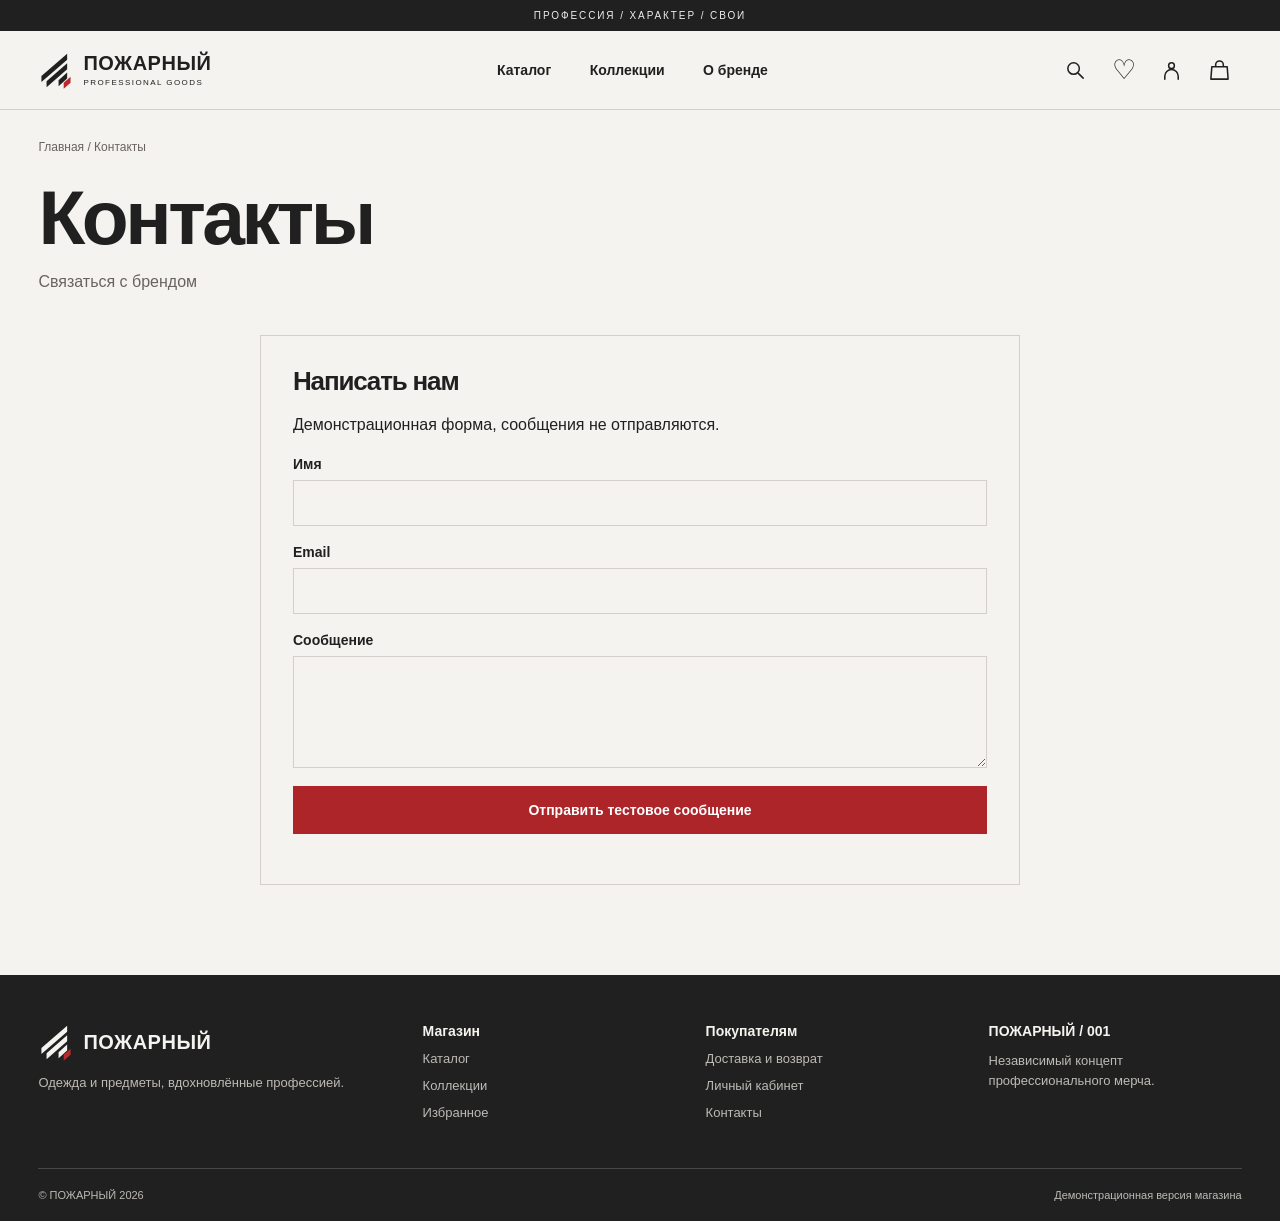
<file: contacts.html>
<!doctype html><html lang="ru"><head><meta charset="utf-8"><meta name="viewport" content="width=device-width,initial-scale=1,viewport-fit=cover"><meta name="theme-color" content="#f5f3ef"><title>Контакты — ПОЖАРНЫЙ</title><link rel="stylesheet" href="css/base.css"><link rel="stylesheet" href="css/components.css"><link rel="stylesheet" href="css/pages.css"></head><body data-page="contacts"><a class="skip" href="#main">К содержанию</a><div class="topline">ПРОФЕССИЯ / ХАРАКТЕР / СВОИ</div><header class="header"><div class="wrap nav"><button class="icon menu-toggle" aria-label="Меню" aria-expanded="false" data-menu>☰</button><a class="brand" href="index.html"><svg viewBox="0 0 42 42" aria-hidden="true"><path fill="currentColor" d="M4 28L34 2V9L4 35Z M10 34L34 13V20L10 41Z M24 33L34 24V31L24 40Z"/><path fill="#bc292d" d="M30 36L38 29V36L30 43Z"/></svg><span>ПОЖАРНЫЙ<small>PROFESSIONAL GOODS</small></span></a><nav id="nav" aria-label="Основное меню"><a href="catalog.html">Каталог</a><a href="collections.html">Коллекции</a><a href="about.html">О бренде</a></nav><div class="tools"><a href="catalog.html?search=1" aria-label="Поиск" class="icon"><svg viewBox="0 0 24 24"><circle cx="10" cy="10" r="6"/><path d="m15 15 5 5"/></svg></a><a class="icon" href="favorites.html" aria-label="Избранное">♡<span data-fav-count></span></a><a class="icon account-icon" href="account.html" aria-label="Личный кабинет"><svg viewBox="0 0 24 24"><circle cx="12" cy="7" r="3"/><path d="M5 21v-3a7 7 0 0 1 14 0v3"/></svg></a><a class="icon" href="cart.html" aria-label="Корзина"><svg viewBox="0 0 24 24"><path d="M4 8h16l1 13H3zM8 8V6a4 4 0 0 1 8 0v2"/></svg><span data-cart-count></span></a></div></div></header><main id="main"><section class="wrap page-heading"><div class="crumb"><a href="index.html">Главная</a> / Контакты</div><h1>Контакты</h1><p>Связаться с брендом</p></section><section class="wrap narrow section compact"><form class="panel" id="contact-form"><h2>Написать нам</h2><p>Демонстрационная форма, сообщения не отправляются.</p><label>Имя<input required autocomplete="name"></label><label>Email<input type="email" required autocomplete="email"></label><label>Сообщение<textarea required rows="5"></textarea></label><button class="btn red">Отправить тестовое сообщение</button><p id="contact-message" role="status"></p></form></section></main><footer><div class="wrap footer-grid"><div><a class="brand" href="index.html"><svg viewBox="0 0 42 42" aria-hidden="true"><path fill="currentColor" d="M4 28L34 2V9L4 35Z M10 34L34 13V20L10 41Z M24 33L34 24V31L24 40Z"/><path fill="#bc292d" d="M30 36L38 29V36L30 43Z"/></svg><span>ПОЖАРНЫЙ</span></a><p>Одежда и предметы, вдохновлённые профессией.</p></div><div><h3>Магазин</h3><a href="catalog.html">Каталог</a><a href="collections.html">Коллекции</a><a href="favorites.html">Избранное</a></div><div><h3>Покупателям</h3><a href="delivery.html">Доставка и возврат</a><a href="account.html">Личный кабинет</a><a href="contacts.html">Контакты</a></div><div><h3>ПОЖАРНЫЙ / 001</h3><p>Независимый концепт профессионального мерча.</p></div></div><div class="wrap footer-bottom">© ПОЖАРНЫЙ 2026 <span>Демонстрационная версия магазина</span></div></footer><div id="toast" role="status" aria-live="polite"></div><script src="js/products.js" defer></script><script src="js/main.js" defer></script></body></html>
</file>
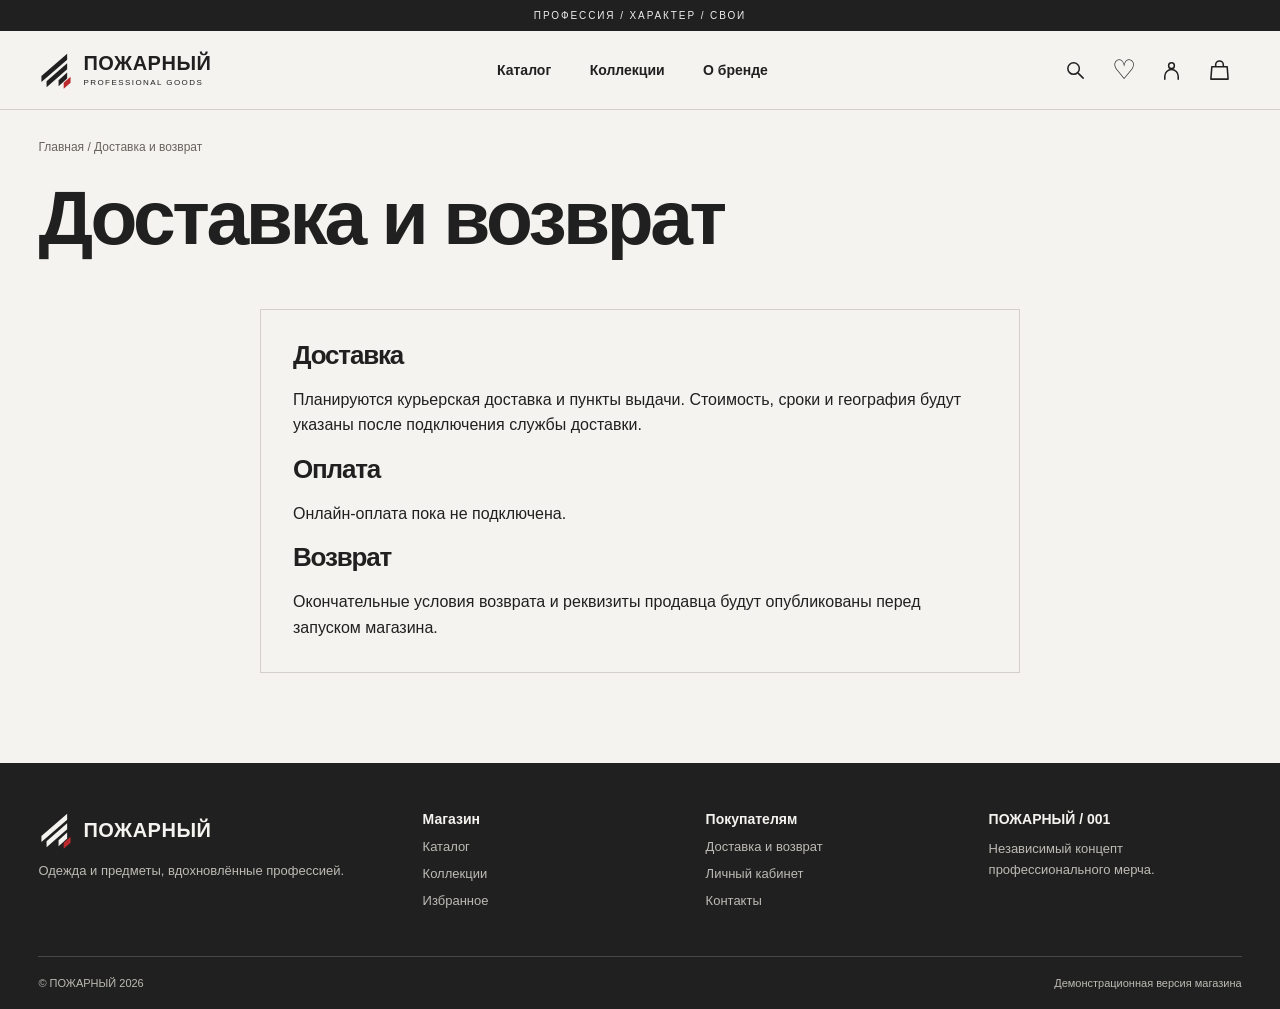
<file: delivery.html>
<!doctype html><html lang="ru"><head><meta charset="utf-8"><meta name="viewport" content="width=device-width,initial-scale=1,viewport-fit=cover"><meta name="theme-color" content="#f5f3ef"><title>Доставка и возврат — ПОЖАРНЫЙ</title><link rel="stylesheet" href="css/base.css"><link rel="stylesheet" href="css/components.css"><link rel="stylesheet" href="css/pages.css"></head><body data-page="delivery"><a class="skip" href="#main">К содержанию</a><div class="topline">ПРОФЕССИЯ / ХАРАКТЕР / СВОИ</div><header class="header"><div class="wrap nav"><button class="icon menu-toggle" aria-label="Меню" aria-expanded="false" data-menu>☰</button><a class="brand" href="index.html"><svg viewBox="0 0 42 42" aria-hidden="true"><path fill="currentColor" d="M4 28L34 2V9L4 35Z M10 34L34 13V20L10 41Z M24 33L34 24V31L24 40Z"/><path fill="#bc292d" d="M30 36L38 29V36L30 43Z"/></svg><span>ПОЖАРНЫЙ<small>PROFESSIONAL GOODS</small></span></a><nav id="nav" aria-label="Основное меню"><a href="catalog.html">Каталог</a><a href="collections.html">Коллекции</a><a href="about.html">О бренде</a></nav><div class="tools"><a href="catalog.html?search=1" aria-label="Поиск" class="icon"><svg viewBox="0 0 24 24"><circle cx="10" cy="10" r="6"/><path d="m15 15 5 5"/></svg></a><a class="icon" href="favorites.html" aria-label="Избранное">♡<span data-fav-count></span></a><a class="icon account-icon" href="account.html" aria-label="Личный кабинет"><svg viewBox="0 0 24 24"><circle cx="12" cy="7" r="3"/><path d="M5 21v-3a7 7 0 0 1 14 0v3"/></svg></a><a class="icon" href="cart.html" aria-label="Корзина"><svg viewBox="0 0 24 24"><path d="M4 8h16l1 13H3zM8 8V6a4 4 0 0 1 8 0v2"/></svg><span data-cart-count></span></a></div></div></header><main id="main"><section class="wrap page-heading"><div class="crumb"><a href="index.html">Главная</a> / Доставка и возврат</div><h1>Доставка и возврат</h1><p></p></section><section class="wrap narrow section compact"><div class="panel"><h2>Доставка</h2><p>Планируются курьерская доставка и пункты выдачи. Стоимость, сроки и география будут указаны после подключения службы доставки.</p><h2>Оплата</h2><p>Онлайн-оплата пока не подключена.</p><h2>Возврат</h2><p>Окончательные условия возврата и реквизиты продавца будут опубликованы перед запуском магазина.</p></div></section></main><footer><div class="wrap footer-grid"><div><a class="brand" href="index.html"><svg viewBox="0 0 42 42" aria-hidden="true"><path fill="currentColor" d="M4 28L34 2V9L4 35Z M10 34L34 13V20L10 41Z M24 33L34 24V31L24 40Z"/><path fill="#bc292d" d="M30 36L38 29V36L30 43Z"/></svg><span>ПОЖАРНЫЙ</span></a><p>Одежда и предметы, вдохновлённые профессией.</p></div><div><h3>Магазин</h3><a href="catalog.html">Каталог</a><a href="collections.html">Коллекции</a><a href="favorites.html">Избранное</a></div><div><h3>Покупателям</h3><a href="delivery.html">Доставка и возврат</a><a href="account.html">Личный кабинет</a><a href="contacts.html">Контакты</a></div><div><h3>ПОЖАРНЫЙ / 001</h3><p>Независимый концепт профессионального мерча.</p></div></div><div class="wrap footer-bottom">© ПОЖАРНЫЙ 2026 <span>Демонстрационная версия магазина</span></div></footer><div id="toast" role="status" aria-live="polite"></div><script src="js/products.js" defer></script><script src="js/main.js" defer></script></body></html>
</file>
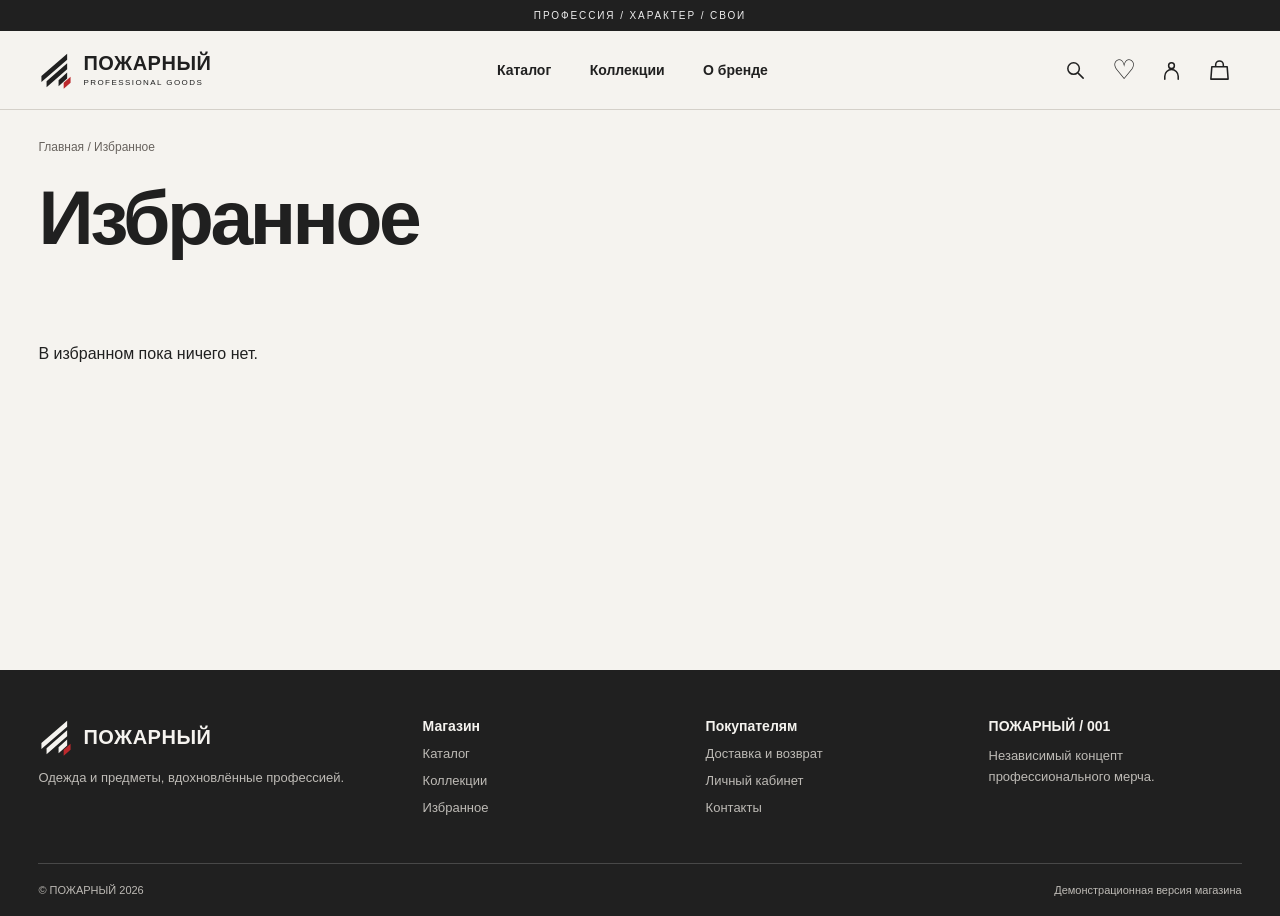
<file: favorites.html>
<!doctype html><html lang="ru"><head><meta charset="utf-8"><meta name="viewport" content="width=device-width,initial-scale=1,viewport-fit=cover"><meta name="theme-color" content="#f5f3ef"><title>Избранное — ПОЖАРНЫЙ</title><link rel="stylesheet" href="css/base.css"><link rel="stylesheet" href="css/components.css"><link rel="stylesheet" href="css/pages.css"></head><body data-page="favorites"><a class="skip" href="#main">К содержанию</a><div class="topline">ПРОФЕССИЯ / ХАРАКТЕР / СВОИ</div><header class="header"><div class="wrap nav"><button class="icon menu-toggle" aria-label="Меню" aria-expanded="false" data-menu>☰</button><a class="brand" href="index.html"><svg viewBox="0 0 42 42" aria-hidden="true"><path fill="currentColor" d="M4 28L34 2V9L4 35Z M10 34L34 13V20L10 41Z M24 33L34 24V31L24 40Z"/><path fill="#bc292d" d="M30 36L38 29V36L30 43Z"/></svg><span>ПОЖАРНЫЙ<small>PROFESSIONAL GOODS</small></span></a><nav id="nav" aria-label="Основное меню"><a href="catalog.html">Каталог</a><a href="collections.html">Коллекции</a><a href="about.html">О бренде</a></nav><div class="tools"><a href="catalog.html?search=1" aria-label="Поиск" class="icon"><svg viewBox="0 0 24 24"><circle cx="10" cy="10" r="6"/><path d="m15 15 5 5"/></svg></a><a class="icon" href="favorites.html" aria-label="Избранное">♡<span data-fav-count></span></a><a class="icon account-icon" href="account.html" aria-label="Личный кабинет"><svg viewBox="0 0 24 24"><circle cx="12" cy="7" r="3"/><path d="M5 21v-3a7 7 0 0 1 14 0v3"/></svg></a><a class="icon" href="cart.html" aria-label="Корзина"><svg viewBox="0 0 24 24"><path d="M4 8h16l1 13H3zM8 8V6a4 4 0 0 1 8 0v2"/></svg><span data-cart-count></span></a></div></div></header><main id="main"><section class="wrap page-heading"><div class="crumb"><a href="index.html">Главная</a> / Избранное</div><h1>Избранное</h1><p></p></section><section class="wrap section compact"><div class="product-grid" id="favorites"></div></section></main><footer><div class="wrap footer-grid"><div><a class="brand" href="index.html"><svg viewBox="0 0 42 42" aria-hidden="true"><path fill="currentColor" d="M4 28L34 2V9L4 35Z M10 34L34 13V20L10 41Z M24 33L34 24V31L24 40Z"/><path fill="#bc292d" d="M30 36L38 29V36L30 43Z"/></svg><span>ПОЖАРНЫЙ</span></a><p>Одежда и предметы, вдохновлённые профессией.</p></div><div><h3>Магазин</h3><a href="catalog.html">Каталог</a><a href="collections.html">Коллекции</a><a href="favorites.html">Избранное</a></div><div><h3>Покупателям</h3><a href="delivery.html">Доставка и возврат</a><a href="account.html">Личный кабинет</a><a href="contacts.html">Контакты</a></div><div><h3>ПОЖАРНЫЙ / 001</h3><p>Независимый концепт профессионального мерча.</p></div></div><div class="wrap footer-bottom">© ПОЖАРНЫЙ 2026 <span>Демонстрационная версия магазина</span></div></footer><div id="toast" role="status" aria-live="polite"></div><script src="js/products.js" defer></script><script src="js/main.js" defer></script></body></html>
</file>
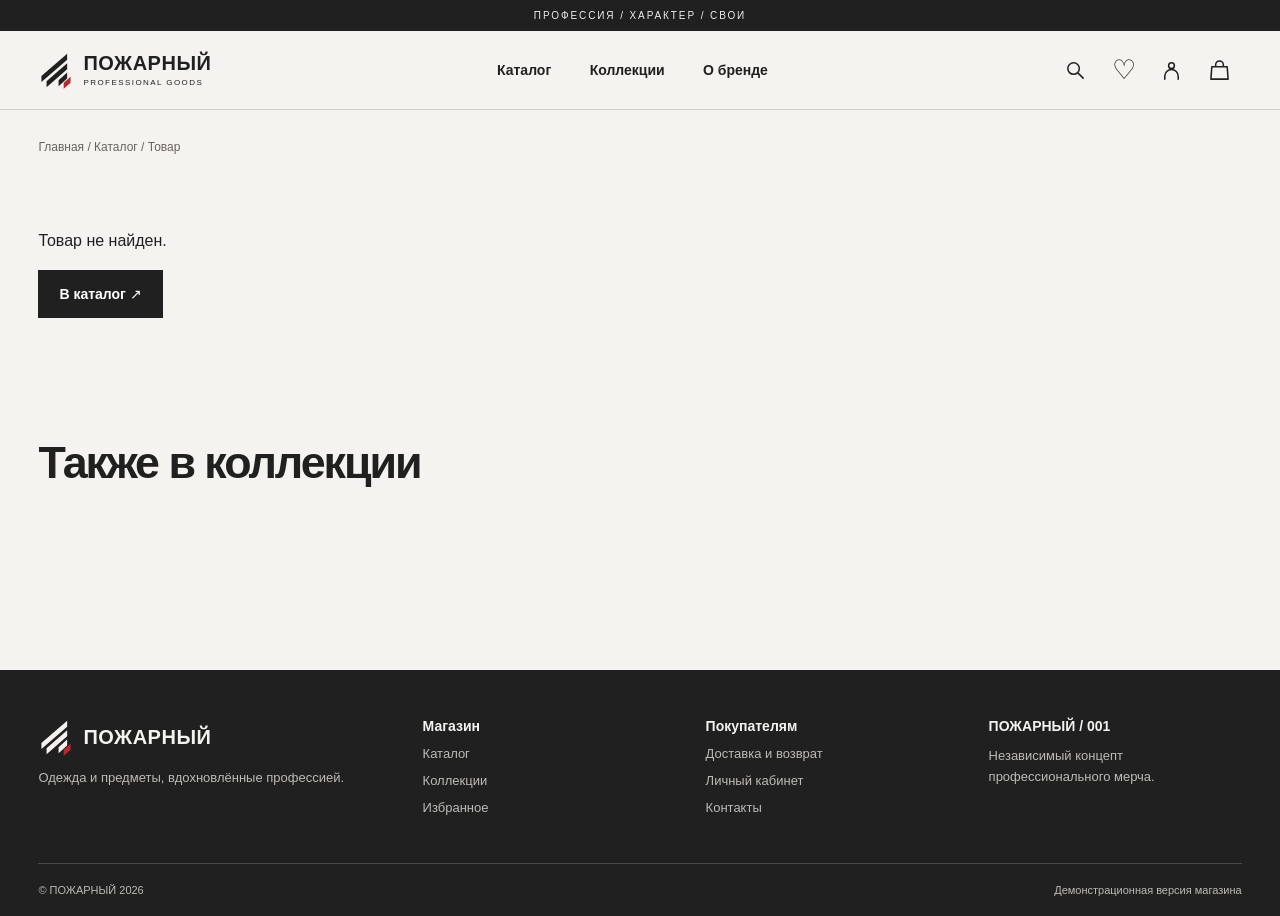
<file: product.html>
<!doctype html><html lang="ru"><head><meta charset="utf-8"><meta name="viewport" content="width=device-width,initial-scale=1,viewport-fit=cover"><meta name="theme-color" content="#f5f3ef"><title>Товар — ПОЖАРНЫЙ</title><link rel="stylesheet" href="css/base.css"><link rel="stylesheet" href="css/components.css"><link rel="stylesheet" href="css/pages.css"></head><body data-page="product"><a class="skip" href="#main">К содержанию</a><div class="topline">ПРОФЕССИЯ / ХАРАКТЕР / СВОИ</div><header class="header"><div class="wrap nav"><button class="icon menu-toggle" aria-label="Меню" aria-expanded="false" data-menu>☰</button><a class="brand" href="index.html"><svg viewBox="0 0 42 42" aria-hidden="true"><path fill="currentColor" d="M4 28L34 2V9L4 35Z M10 34L34 13V20L10 41Z M24 33L34 24V31L24 40Z"/><path fill="#bc292d" d="M30 36L38 29V36L30 43Z"/></svg><span>ПОЖАРНЫЙ<small>PROFESSIONAL GOODS</small></span></a><nav id="nav" aria-label="Основное меню"><a href="catalog.html">Каталог</a><a href="collections.html">Коллекции</a><a href="about.html">О бренде</a></nav><div class="tools"><a href="catalog.html?search=1" aria-label="Поиск" class="icon"><svg viewBox="0 0 24 24"><circle cx="10" cy="10" r="6"/><path d="m15 15 5 5"/></svg></a><a class="icon" href="favorites.html" aria-label="Избранное">♡<span data-fav-count></span></a><a class="icon account-icon" href="account.html" aria-label="Личный кабинет"><svg viewBox="0 0 24 24"><circle cx="12" cy="7" r="3"/><path d="M5 21v-3a7 7 0 0 1 14 0v3"/></svg></a><a class="icon" href="cart.html" aria-label="Корзина"><svg viewBox="0 0 24 24"><path d="M4 8h16l1 13H3zM8 8V6a4 4 0 0 1 8 0v2"/></svg><span data-cart-count></span></a></div></div></header><main id="main"><section class="wrap page-heading"><div class="crumb"><a href="index.html">Главная</a> / <a href="catalog.html">Каталог</a> / Товар</div></section><section class="wrap product-detail" id="product"></section><section class="wrap section"><h2>Также в коллекции</h2><div class="product-grid" id="related"></div></section></main><footer><div class="wrap footer-grid"><div><a class="brand" href="index.html"><svg viewBox="0 0 42 42" aria-hidden="true"><path fill="currentColor" d="M4 28L34 2V9L4 35Z M10 34L34 13V20L10 41Z M24 33L34 24V31L24 40Z"/><path fill="#bc292d" d="M30 36L38 29V36L30 43Z"/></svg><span>ПОЖАРНЫЙ</span></a><p>Одежда и предметы, вдохновлённые профессией.</p></div><div><h3>Магазин</h3><a href="catalog.html">Каталог</a><a href="collections.html">Коллекции</a><a href="favorites.html">Избранное</a></div><div><h3>Покупателям</h3><a href="delivery.html">Доставка и возврат</a><a href="account.html">Личный кабинет</a><a href="contacts.html">Контакты</a></div><div><h3>ПОЖАРНЫЙ / 001</h3><p>Независимый концепт профессионального мерча.</p></div></div><div class="wrap footer-bottom">© ПОЖАРНЫЙ 2026 <span>Демонстрационная версия магазина</span></div></footer><div id="toast" role="status" aria-live="polite"></div><script src="js/products.js" defer></script><script src="js/main.js" defer></script></body></html>
</file>
<file: css/base.css>
:root{--bg:#f5f3ef;--ink:#202020;--red:#ad2529;--muted:#68635e;--line:#d4d0c9;--white:#fff;--gap:clamp(14px,3vw,44px);font-family:Arial,Helvetica,sans-serif;color:var(--ink);background:var(--bg);font-synthesis:none}*{box-sizing:border-box}body{margin:0;min-width:0}img{display:block;width:100%;height:auto}a{color:inherit;text-decoration:none}button,input,select,textarea{font:inherit;color:inherit}button{cursor:pointer}button:disabled{opacity:.5;cursor:not-allowed}a,button,input,select,textarea{-webkit-tap-highlight-color:transparent}a:focus-visible,button:focus-visible,input:focus-visible,select:focus-visible,textarea:focus-visible{outline:2px solid var(--red);outline-offset:3px}h1,h2,h3,p{margin:0}h1,h2{letter-spacing:-.045em;line-height:1.03}h1{font-size:clamp(40px,6vw,86px)}h2{font-size:clamp(27px,3.5vw,48px)}p{line-height:1.6}main{min-height:55vh}.wrap{width:min(100% - 2 * var(--gap),1440px);margin-inline:auto}.section{margin-block:clamp(45px,7vw,105px)}.compact{margin-top:22px}.muted{color:var(--muted)}.eyebrow{font-size:11px;font-weight:bold;letter-spacing:.14em;line-height:1.6}.sr-only,.skip:not(:focus){position:absolute;width:1px;height:1px;overflow:hidden;clip-path:inset(50%)}.skip:focus{position:fixed;top:0;left:0;background:white;padding:12px;z-index:100}label{display:grid;gap:8px;font-size:14px;font-weight:600}input,select,textarea{min-width:0;width:100%;min-height:46px;border:1px solid var(--line);border-radius:0;background:transparent;padding:10px;font-size:16px}textarea{resize:vertical}input[type=checkbox]{width:20px;min-height:20px;accent-color:var(--red)}.check{display:flex;align-items:center;gap:10px;font-weight:400}.narrow{max-width:760px}.redline{height:4px;width:50px;background:var(--red)}
</file>
<file: css/components.css>
.topline{background:#202020;color:#eee;text-align:center;font-size:10px;letter-spacing:.19em;padding:10px 5px}.header{border-bottom:1px solid var(--line);background:var(--bg);position:sticky;top:0;z-index:20}.nav{display:flex;align-items:center;justify-content:space-between;gap:20px;min-height:78px}.brand{display:inline-flex;align-items:center;gap:9px;font-weight:900;letter-spacing:.025em;font-size:20px;line-height:1.1;white-space:nowrap}.brand svg{width:36px;height:38px;flex:none}.brand small{display:block;font-size:8px;letter-spacing:.18em;margin-top:5px;font-weight:500}.nav nav{display:flex;gap:clamp(18px,3vw,48px);font-size:14px;font-weight:600}.nav nav a:hover,.text-link:hover{color:var(--red)}.tools{display:flex;align-items:center;gap:4px}.icon{display:inline-flex;align-items:center;justify-content:center;position:relative;width:44px;height:44px;border:0;background:transparent;font-size:27px;flex-shrink:0}.icon svg{width:23px;height:23px;fill:none;stroke:currentColor;stroke-width:1.6;stroke-linecap:round;stroke-linejoin:round}.icon span:not(:empty){position:absolute;top:0;right:0;background:var(--red);color:#fff;border-radius:50%;font-size:10px;min-width:17px;height:17px;display:grid;place-items:center}.menu-toggle{display:none}.btn{display:inline-flex;justify-content:center;align-items:center;gap:22px;min-height:48px;background:var(--ink);color:#fff;border:1px solid var(--ink);padding:12px 20px;font-weight:600;font-size:14px;text-align:center}.btn:hover{filter:brightness(.88)}.btn.red{background:var(--red);border-color:var(--red)}.btn.outline{background:transparent;color:var(--ink);border-color:var(--line)}.text-link{font-size:14px;font-weight:600;white-space:nowrap}.section-head{display:flex;justify-content:space-between;align-items:end;gap:12px;margin-bottom:24px}.section-head h2{margin-top:9px}.product-grid{display:grid;grid-template-columns:repeat(4,minmax(0,1fr));gap:clamp(12px,2vw,28px)}.product-card{min-width:0;position:relative}.product-image{display:block;background:#dedad3;overflow:hidden;aspect-ratio: 4/4.6}.product-image img{height:100%;object-fit:cover;transition:transform .25s}.product-image:hover img{transform:scale(1.035)}.favorite{position:absolute;top:8px;right:8px;background:#f5f3ef;border:0;width:44px;height:44px;border-radius:50%;font-size:25px;z-index:1}.favorite[aria-pressed=true]{color:var(--red)}.product-info{display:grid;gap:5px;padding:12px 0;font-size:14px}.product-info strong{font-size:clamp(13px,1.4vw,17px);line-height:1.3}.price{font-weight:700;font-size:16px}.product-info .muted{font-size:12px}.page-heading{padding-block:30px 18px}.crumb{font-size:12px;color:var(--muted);margin-bottom:24px}.page-heading p{margin-top:12px;color:var(--muted)}.panel{border:1px solid var(--line);padding:clamp(16px,3vw,32px);display:grid;gap:18px;align-content:start}.panel h2{font-size:26px}.panel .btn{width:100%}.empty{grid-column:1/-1;padding:32px 0;display:grid;gap:16px;justify-items:start}.footer-grid{display:grid;grid-template-columns:1.4fr 1fr 1fr 1fr;gap:30px;padding-block:48px}.footer-grid>div{display:grid;gap:12px;align-content:start}.footer-grid h3{font-size:14px}.footer-grid a:not(.brand),footer p{font-size:13px;color:#bdbab5}footer{margin-top:65px;background:#202020;color:#f5f3ef;padding-bottom:env(safe-area-inset-bottom)}.footer-bottom{border-top:1px solid #484848;padding-block:20px;display:flex;justify-content:space-between;gap:12px;color:#bdbab5;font-size:11px}#toast{position:fixed;bottom:calc(20px + env(safe-area-inset-bottom));right:var(--gap);max-width:calc(100% - 2 * var(--gap));background:#202020;color:white;padding:14px 22px;z-index:50;opacity:0;pointer-events:none;transition:opacity .2s}#toast.show{opacity:1}@media(max-width:800px){.menu-toggle{display:inline-flex}.nav{min-height:64px;gap:4px}.nav nav{display:none;position:absolute;top:100%;left:0;right:0;background:var(--bg);padding:20px var(--gap);border-bottom:1px solid var(--line)}.nav nav.open{display:grid;gap:0}.nav nav a{padding:15px 0}.brand{font-size:17px;gap:5px}.brand svg{width:28px;height:31px}.brand small{font-size:7px}.account-icon{display:none}.tools{gap:0}.product-grid{grid-template-columns:repeat(2,minmax(0,1fr))}.footer-grid{grid-template-columns:1fr 1fr}}@media(max-width:380px){.nav>.brand{font-size:14px}.nav>.brand small{display:none}.nav>.brand svg{width:24px}.nav .icon{width:40px}.favorite{width:40px;height:40px}.footer-bottom{flex-direction:column}.section-head .text-link{font-size:12px}}@media(prefers-reduced-motion:reduce){*{transition:none!important;scroll-behavior:auto!important}}
</file>
<file: css/pages.css>
.hero{display:grid;grid-template-columns:1fr 1fr;background:#222;color:#f5f3ef;margin-top:22px;min-height:470px}.hero-copy{padding:clamp(26px,5vw,85px);display:flex;flex-direction:column;align-items:flex-start;justify-content:center;gap:24px}.hero-copy h1{font-size:clamp(42px,6.1vw,96px);letter-spacing:-.065em}.hero-copy p{max-width:360px;color:#d1cdc6}.hero-photo{position:relative;min-width:0;overflow:hidden}.hero-photo img{height:100%;object-fit:cover;object-position:center}.photo-label{position:absolute;bottom:18px;right:18px;background:#202020;color:white;padding:8px 12px;font-size:10px;letter-spacing:.12em}.category-grid{display:grid;grid-template-columns:repeat(3,minmax(0,1fr));gap:20px}.category{position:relative;overflow:hidden;background:#dedad3}.category img{aspect-ratio: 1.3;object-fit:cover;transition:transform .25s}.category:hover img{transform:scale(1.03)}.category span{display:flex;justify-content:space-between;align-items:center;padding:16px;background:#242424;color:white;font-size:clamp(15px,2vw,23px);font-weight:700}.editorial{display:grid;grid-template-columns:1fr 1fr;background:#e6dfd5;align-items:center}.editorial img{height:100%;max-height:550px;object-fit:cover}.editorial>div{padding:clamp(22px,5vw,72px);display:grid;gap:20px;justify-items:start}.catalog-layout{display:grid;grid-template-columns:220px minmax(0,1fr);gap:30px;margin-top:20px}.filters{display:grid;gap:20px;align-content:start;border-right:1px solid var(--line);padding-right:24px}.filters h2{font-size:24px}.catalog-toolbar{display:flex;align-items:center;gap:10px;margin-bottom:14px}.search-label{flex:1;min-width:0}.catalog-toolbar>label:last-child{max-width:210px}.catalog-main .product-grid{grid-template-columns:repeat(3,minmax(0,1fr))}#result-count{font-size:13px;margin-bottom:18px}.filter-toggle{display:none}.product-detail{display:grid;grid-template-columns:1.2fr 1fr;gap:clamp(24px,5vw,80px)}.detail-photo{background:#ddd8d1}.detail-photo img{width:100%;max-height:740px;object-fit:contain}.detail-copy{display:grid;gap:20px;align-content:start;padding-block:20px}.detail-copy h1{font-size:clamp(32px,4vw,62px)}.detail-copy .price{font-size:27px}.sizes{display:flex;flex-wrap:wrap;gap:8px}.size-btn{min-width:48px;min-height:46px;padding:8px;border:1px solid var(--line);background:transparent}.size-btn[aria-pressed=true]{background:var(--ink);color:white;border-color:var(--ink)}.detail-actions{display:flex;gap:10px;flex-wrap:wrap}.detail-actions .btn:first-child{flex:1}.cart-layout{display:grid;grid-template-columns:minmax(0,1fr) minmax(240px,340px);gap:24px;align-items:start}.cart-items{display:grid;gap:15px}.cart-row{display:grid;grid-template-columns:100px minmax(0,1fr) auto;gap:15px;padding-bottom:15px;border-bottom:1px solid var(--line);align-items:center}.cart-row img{aspect-ratio:1;object-fit:cover}.cart-row h3{font-size:16px;margin-bottom:6px}.quantity{display:inline-flex;align-items:center;border:1px solid var(--line);margin-top:8px}.quantity button{border:0;background:transparent;width:40px;height:40px}.quantity span{min-width:24px;text-align:center}.remove{border:0;background:transparent;text-decoration:underline;color:var(--muted);min-height:44px;padding:0;font-size:12px}.cart-row>div:last-child{text-align:right}.summary-line{display:flex;justify-content:space-between;gap:12px}.summary-total{font-weight:bold;font-size:20px;padding-top:14px;border-top:1px solid var(--line)}.narrow .panel+.panel{margin-top:20px}@media(max-width:950px){.catalog-main .product-grid{grid-template-columns:repeat(2,minmax(0,1fr))}}@media(max-width:800px){.hero{min-height:0;grid-template-columns:1fr 1fr}.hero-copy{padding:25px;gap:16px}.hero-copy h1{font-size:clamp(32px,6vw,52px)}.catalog-layout{grid-template-columns:1fr;gap:15px}.filters{display:none;border:1px solid var(--line);padding:16px}.filters.open{display:grid}.filter-toggle{display:inline-flex}.cart-layout{grid-template-columns:1fr}.product-detail{gap:20px}.category-grid{gap:10px}}@media(max-width:600px){.hero{grid-template-columns:1fr;margin-top:12px}.hero-copy{padding:28px 22px}.hero-copy h1{font-size:clamp(43px,11vw,65px)}.hero-photo img{aspect-ratio:1.25;object-fit:cover;object-position:center 35%}.category-grid{grid-template-columns:repeat(3,minmax(0,1fr));gap:7px}.category img{aspect-ratio:.9}.category span{padding:10px 6px;font-size:12px;min-height:44px}.editorial,.product-detail{grid-template-columns:1fr}.editorial img{max-height:340px}.catalog-toolbar{flex-wrap:wrap}.search-label{flex-basis:100%;order:-1}.catalog-toolbar>label:last-child{flex:1;max-width:none}.cart-row{grid-template-columns:72px minmax(0,1fr);gap:10px}.cart-row>div:last-child{grid-column:2;text-align:left;display:flex;align-items:center;justify-content:space-between}.detail-copy{padding-block:0}.page-heading{padding-top:20px}}
</file>
